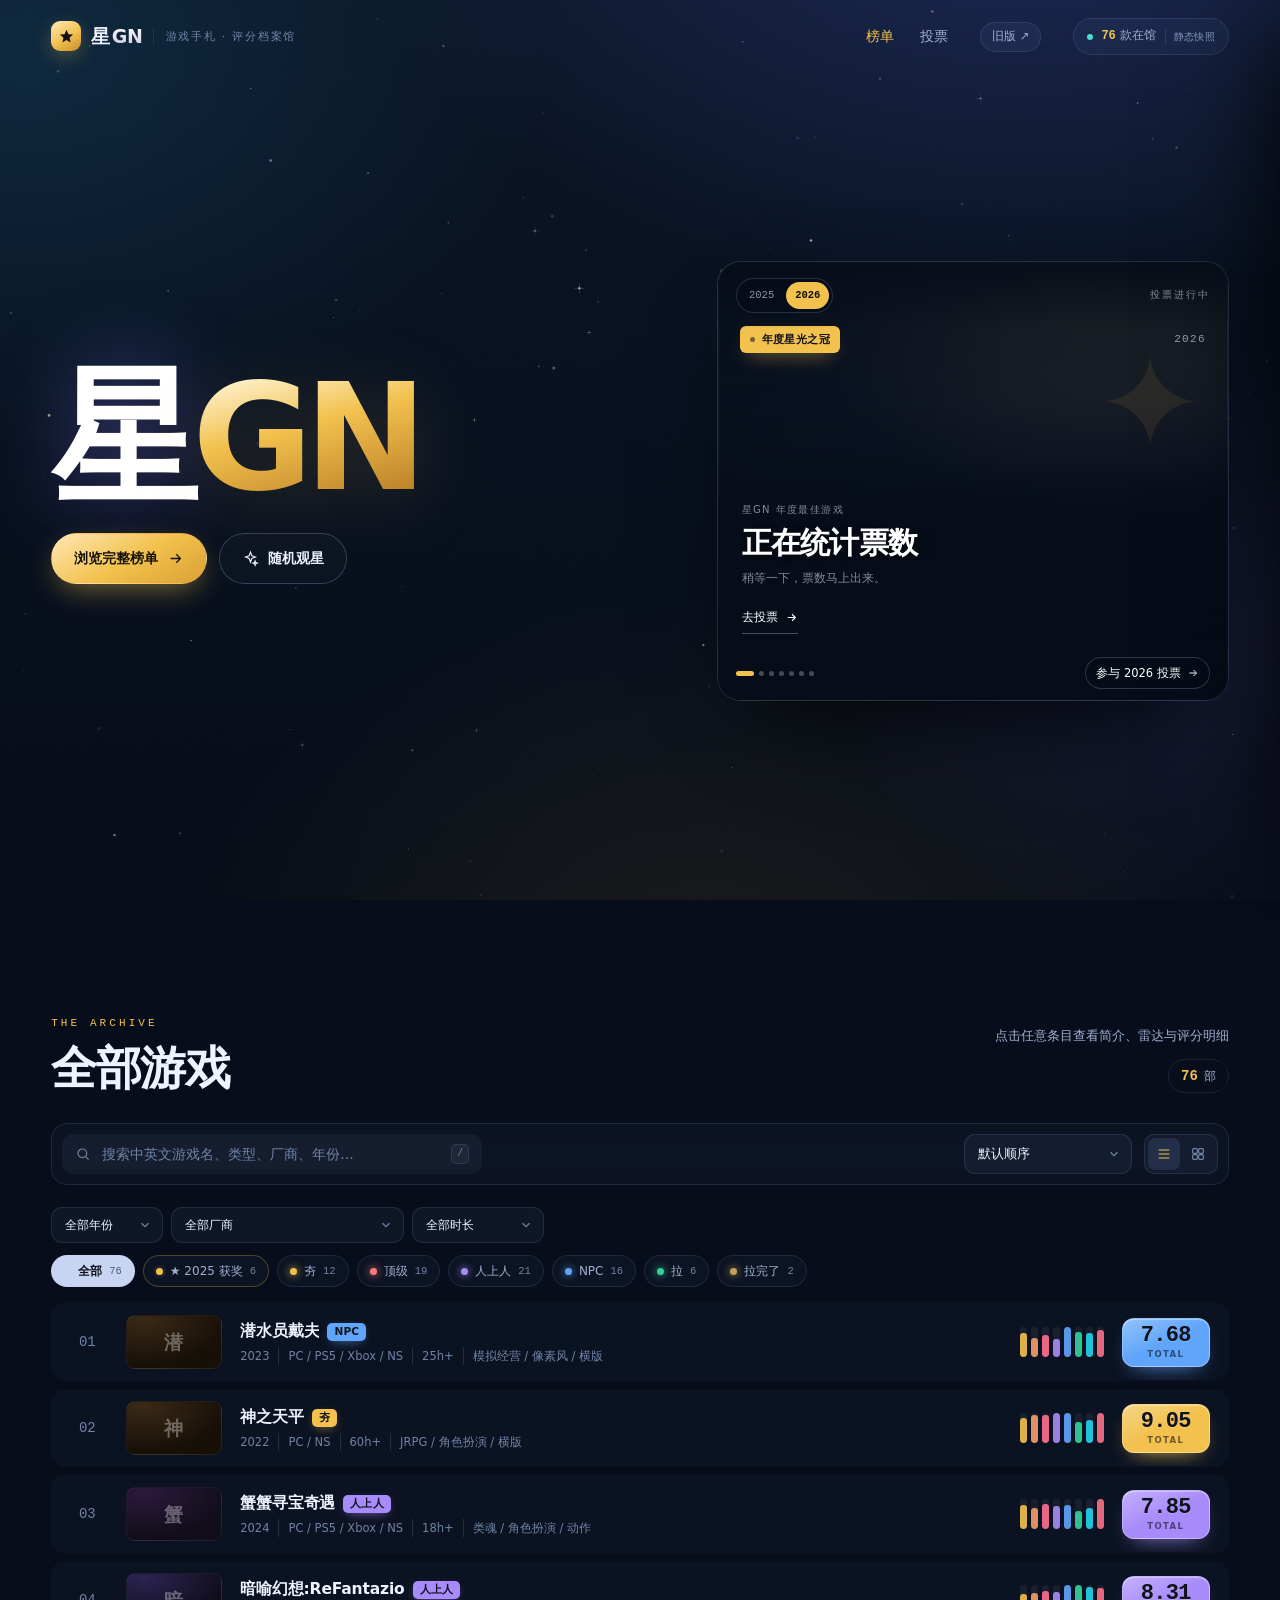
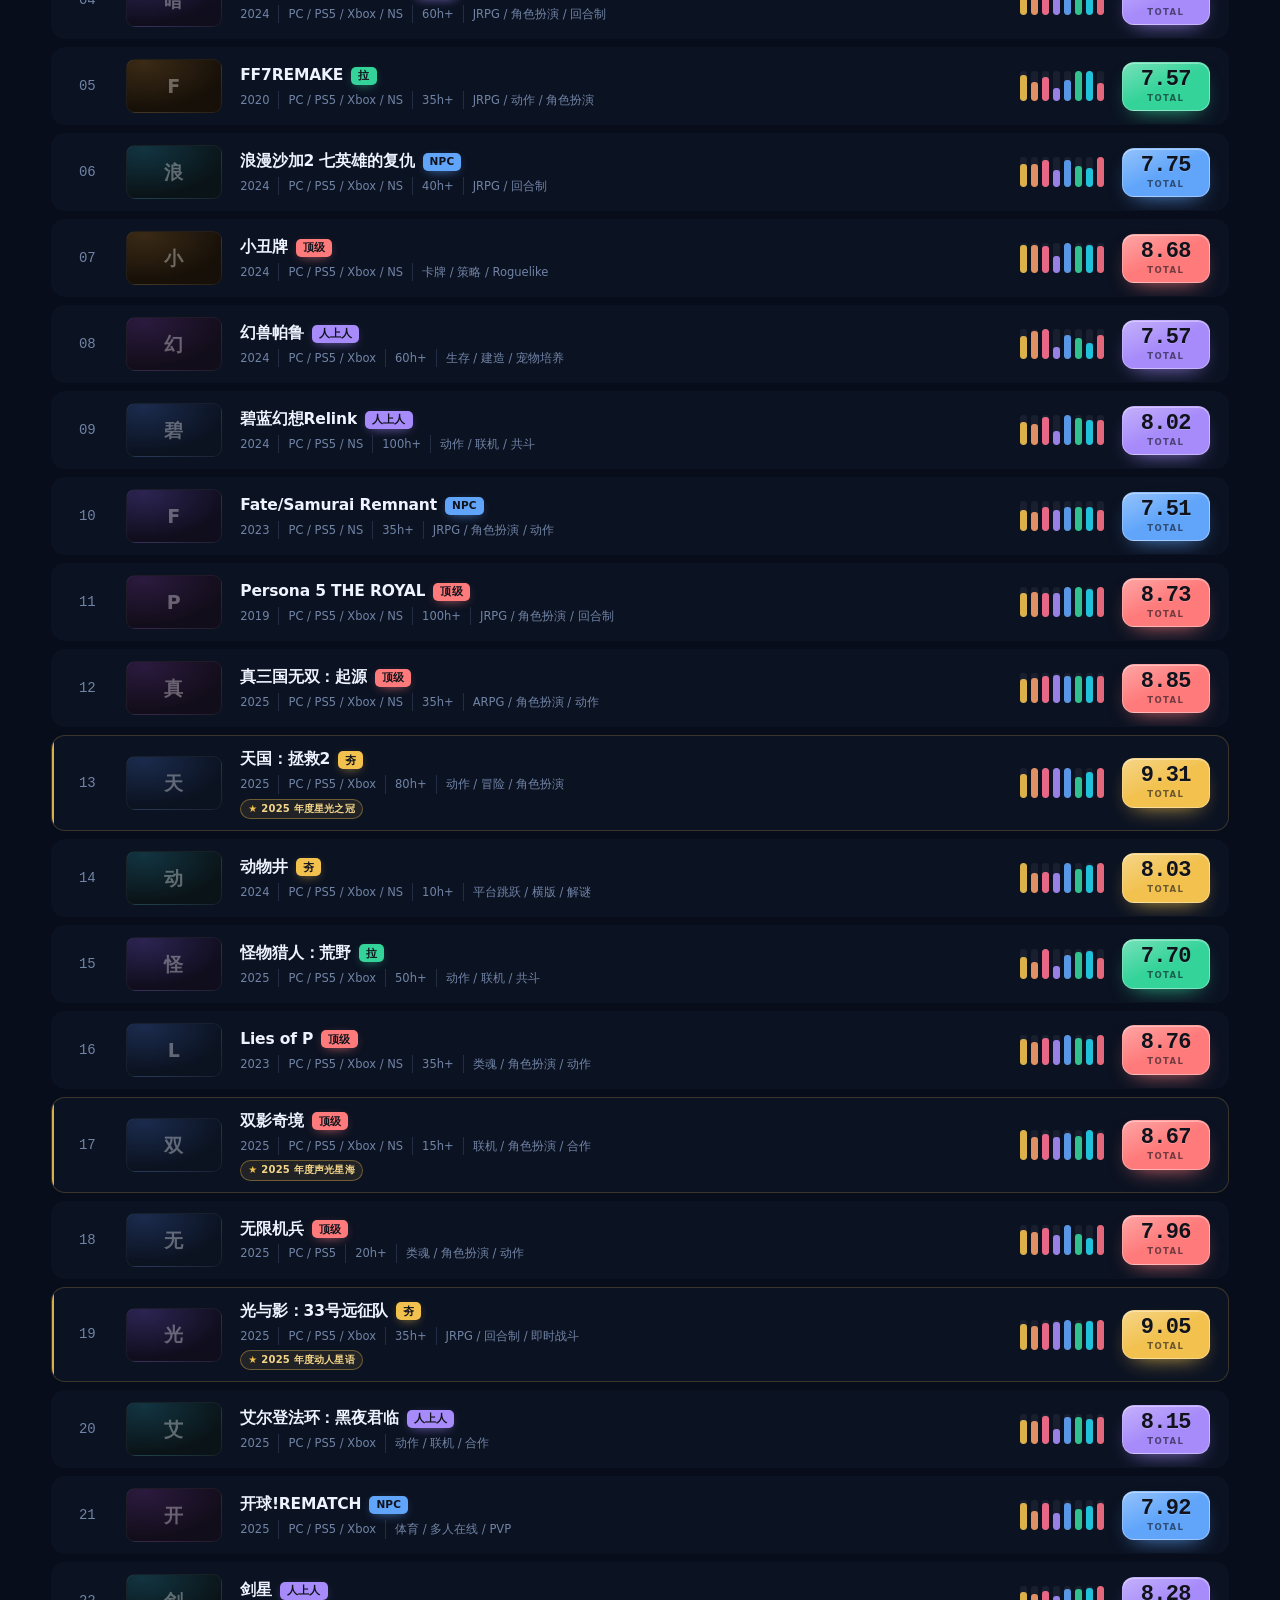
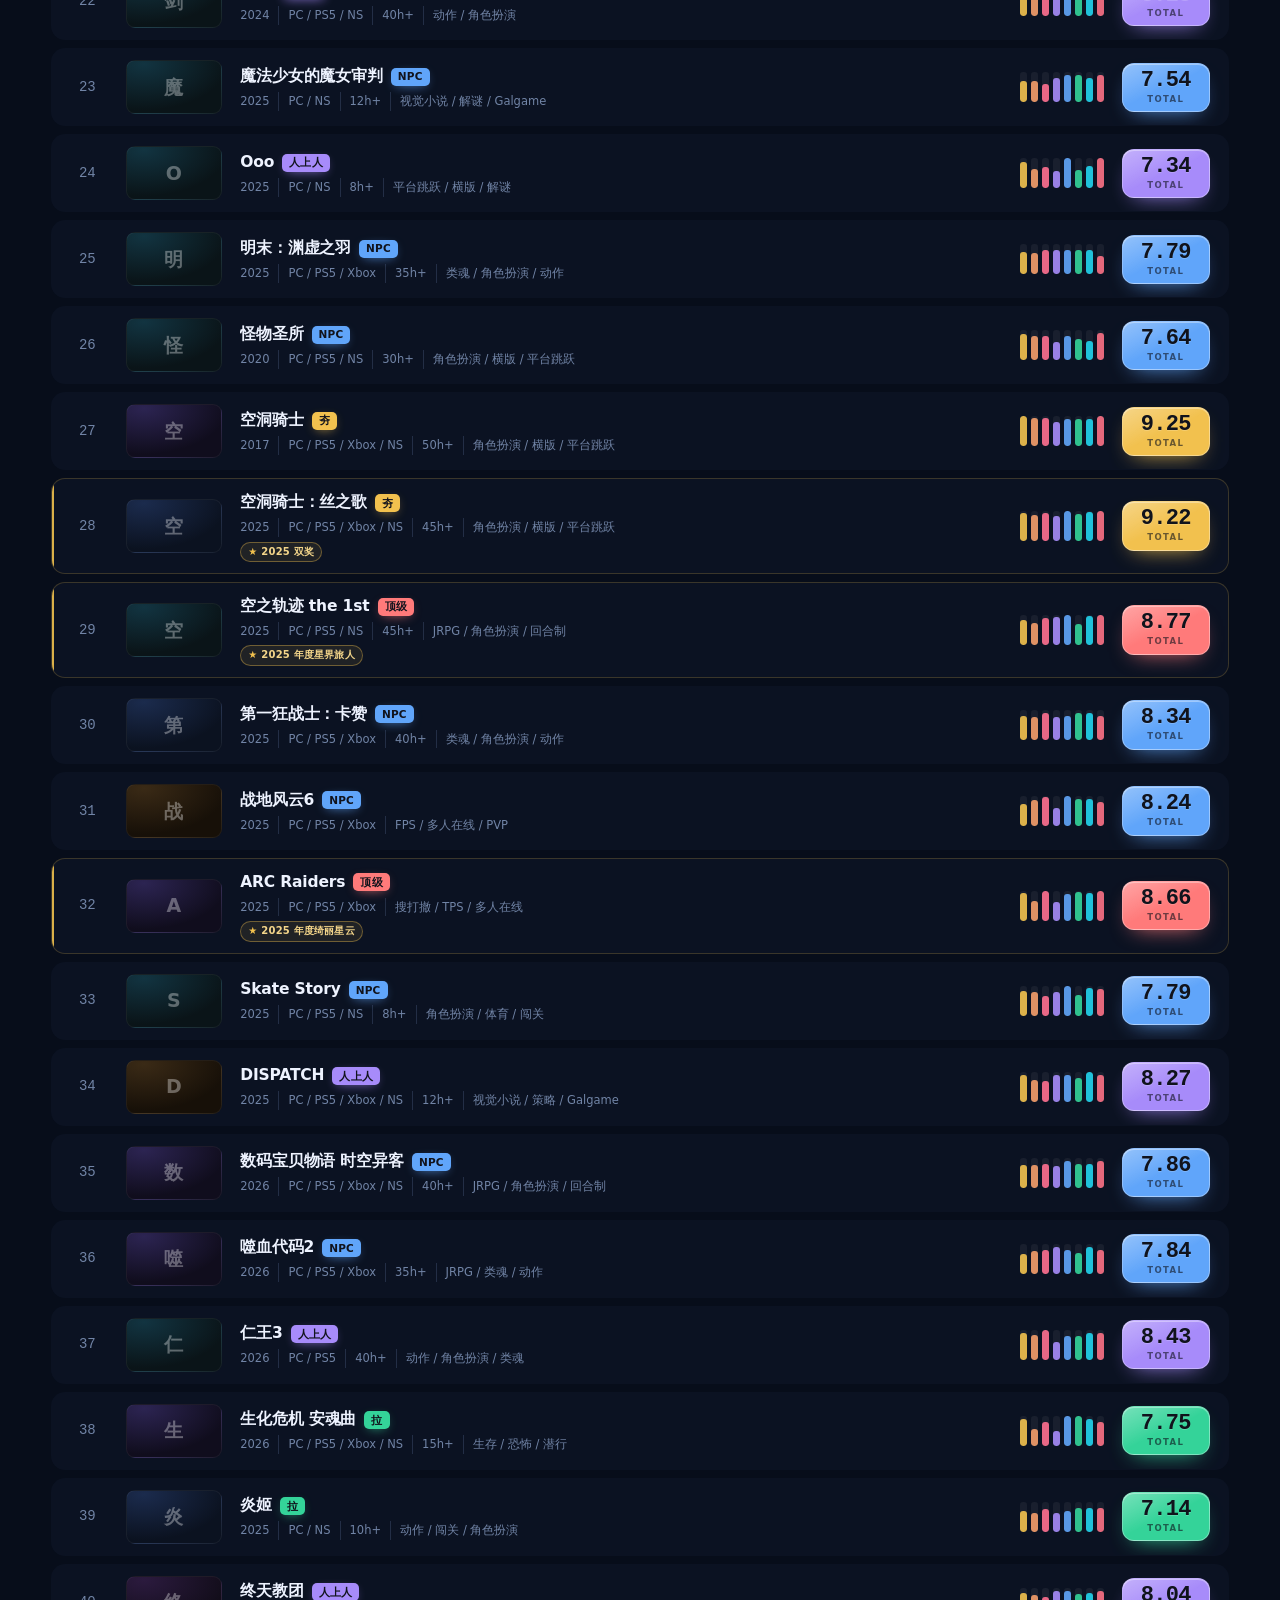
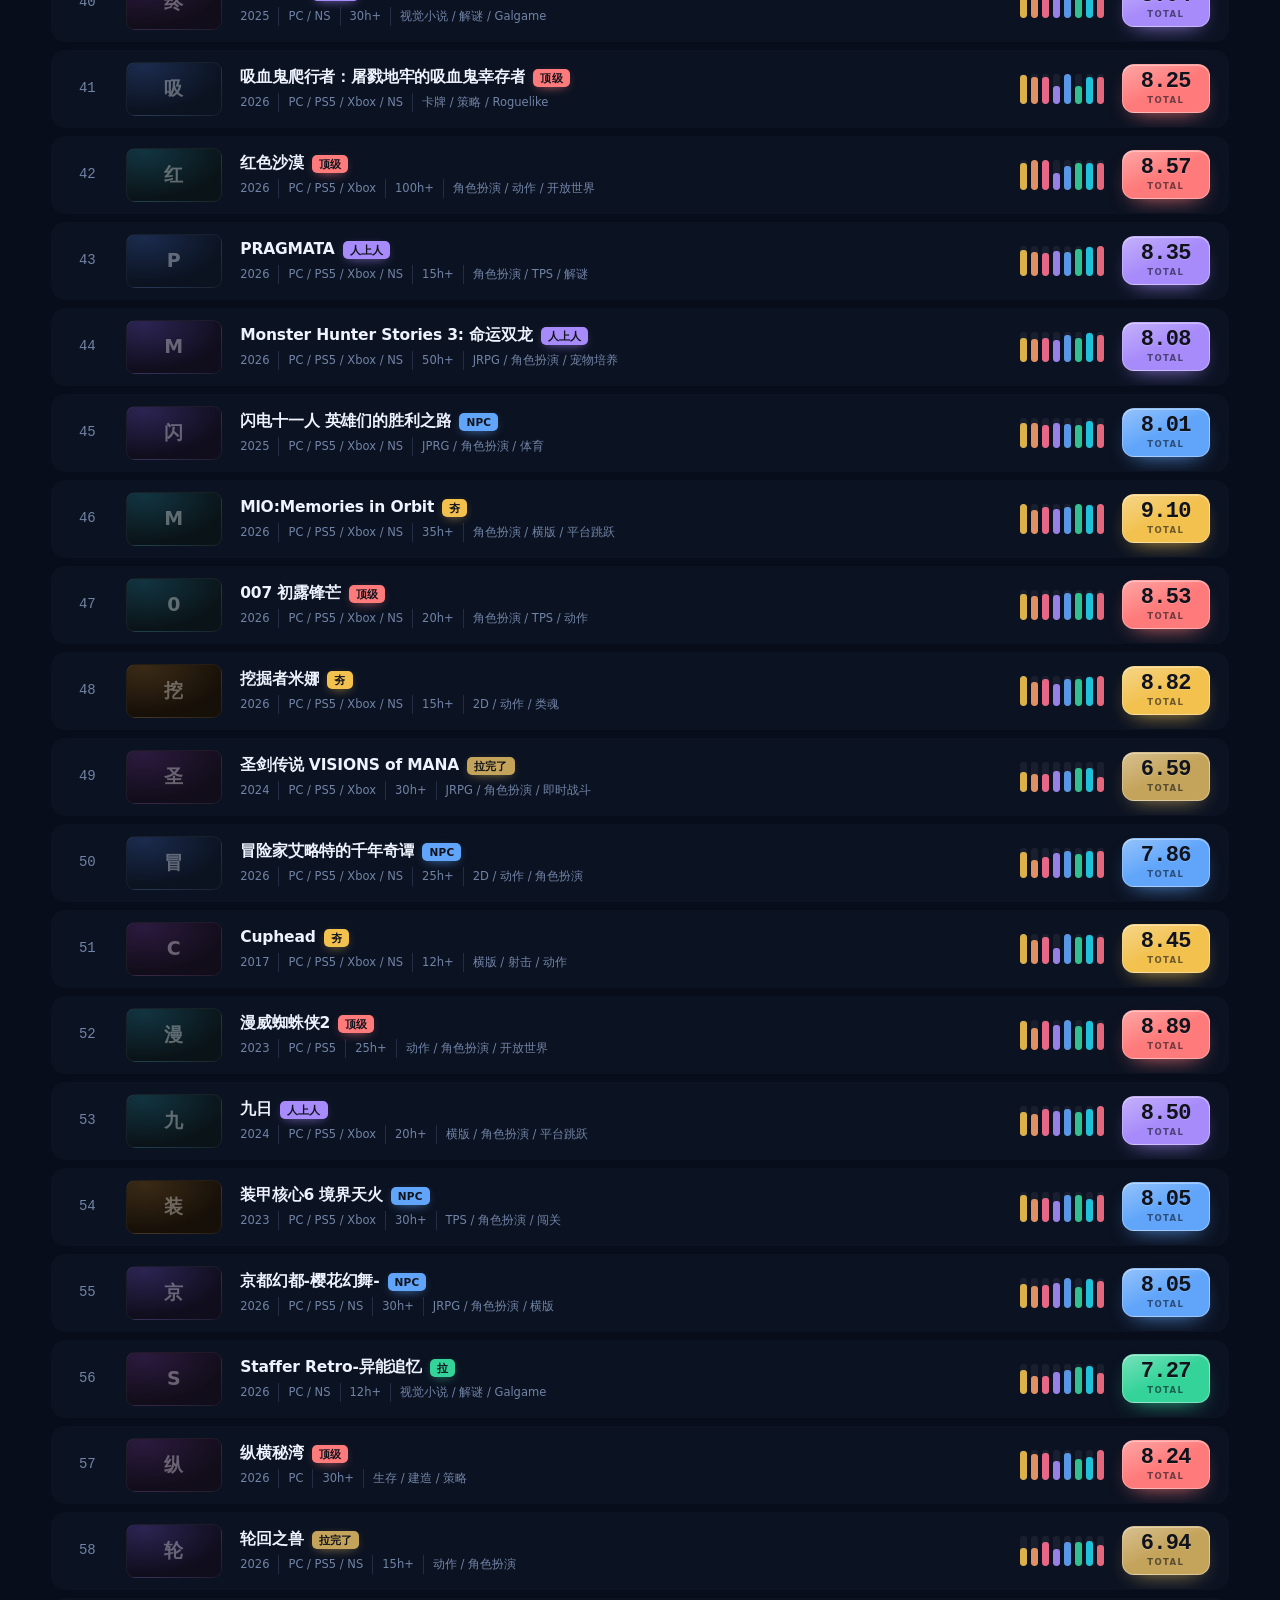
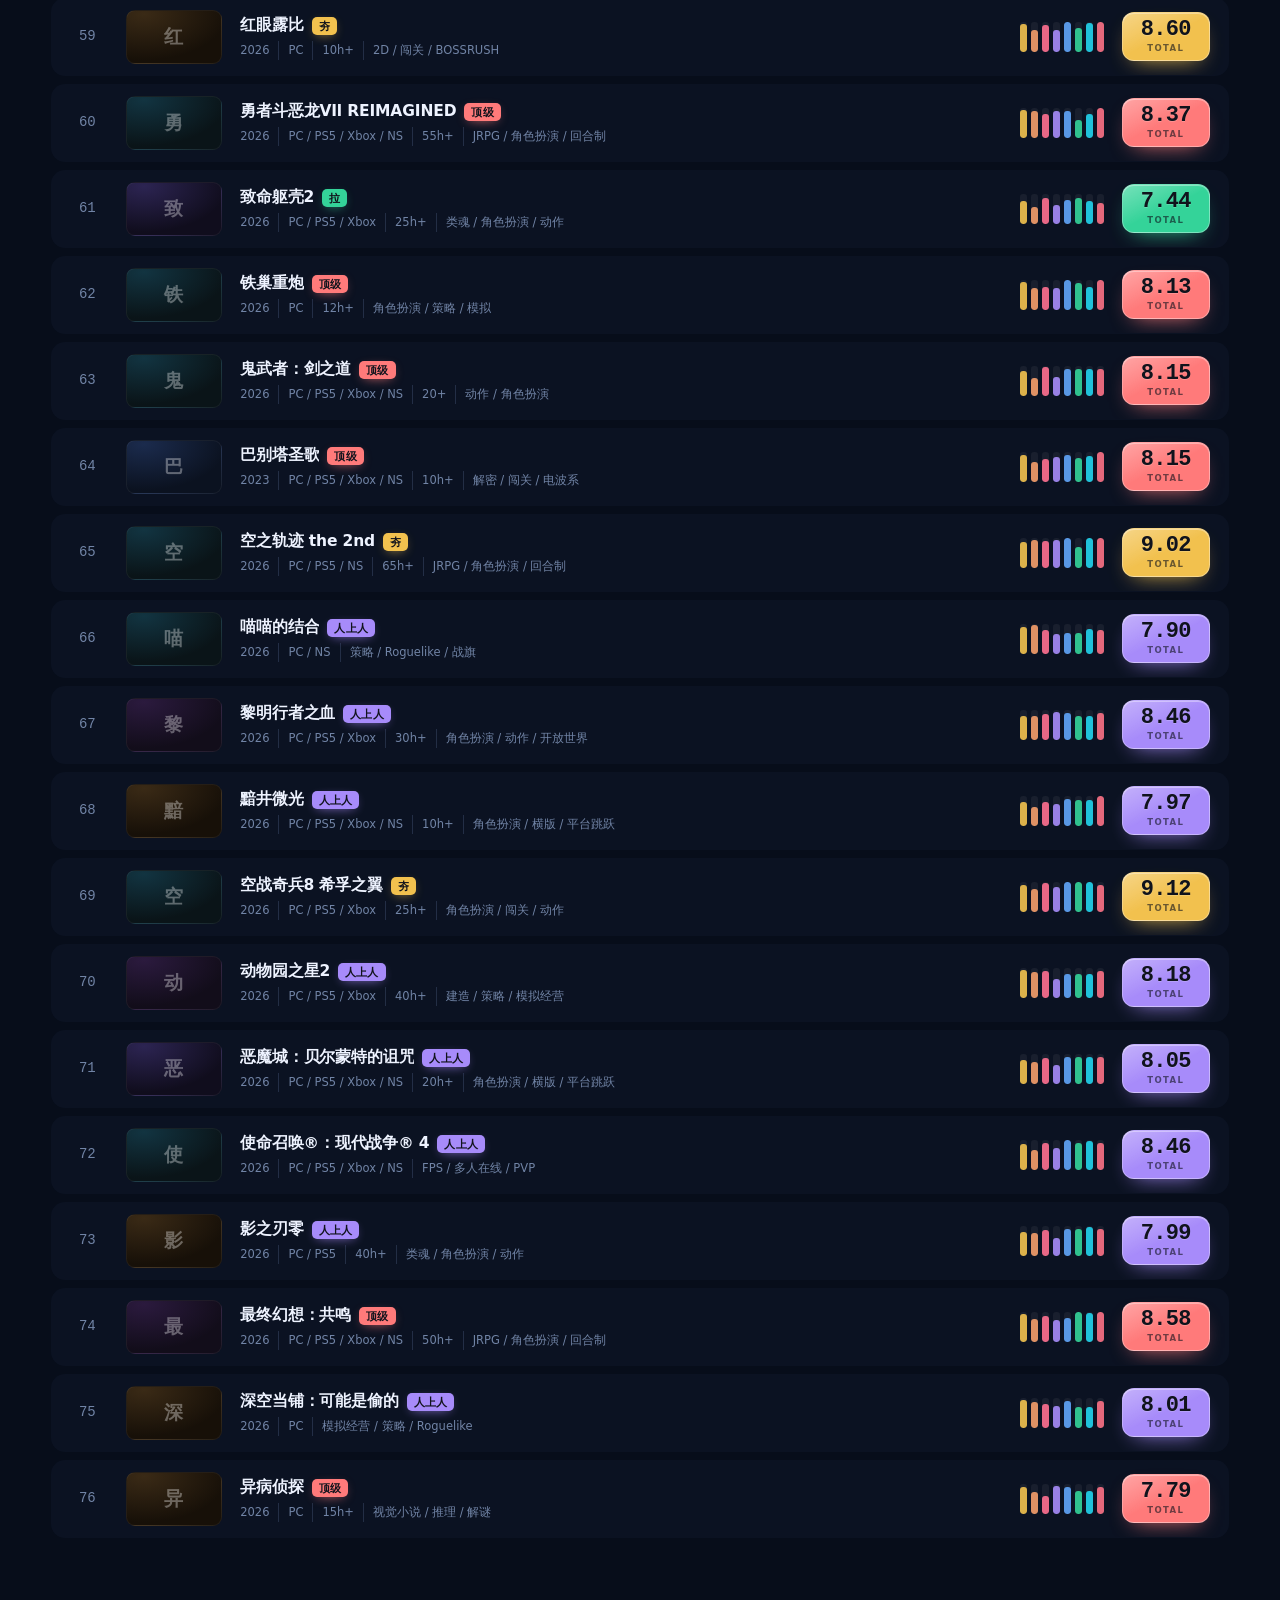
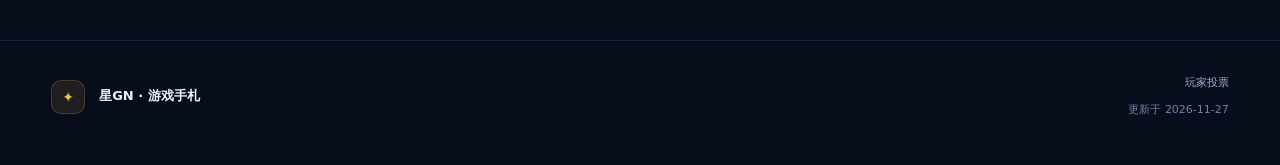
<file: index.html>
<!doctype html>
<html lang="zh-CN">
<head>
<meta charset="utf-8">
<meta name="viewport" content="width=device-width, initial-scale=1">
<title>星GN · 游戏手札</title>
<link rel="canonical" href="v2/">
<meta http-equiv="refresh" content="0; url=v2/">
<script>location.replace("v2/");</script>
<style>
  html, body { height: 100%; }
  body {
    margin: 0;
    display: grid;
    place-items: center;
    background: #070d1a;
    color: #9fb0cf;
    font-family: system-ui, -apple-system, "PingFang SC", "Microsoft YaHei", sans-serif;
    font-size: 14px;
  }
  a { color: #f2c14e; text-decoration: none; }
  a:hover { text-decoration: underline; }
</style>
</head>
<body>
  <p>正在进入新版… <a href="v2/">如果没有自动跳转，点这里</a></p>
</body>
</html>
</file>
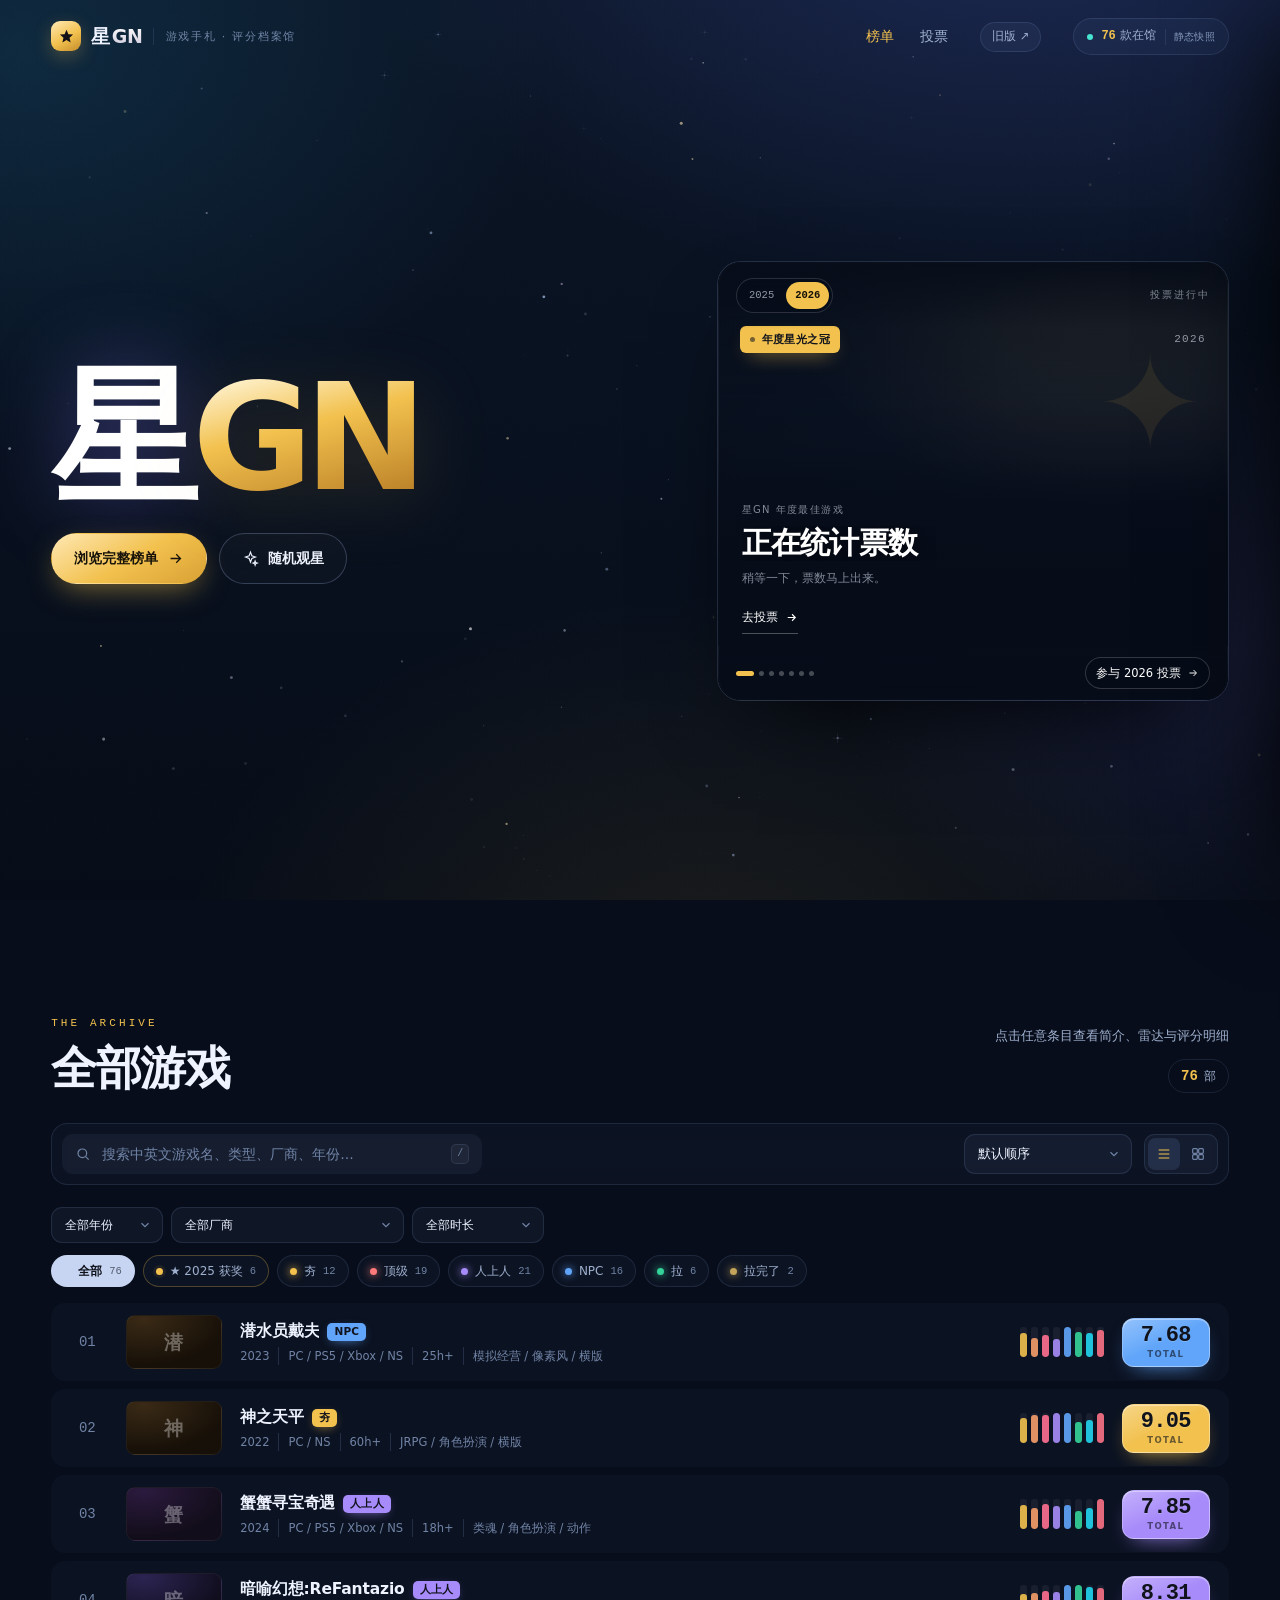
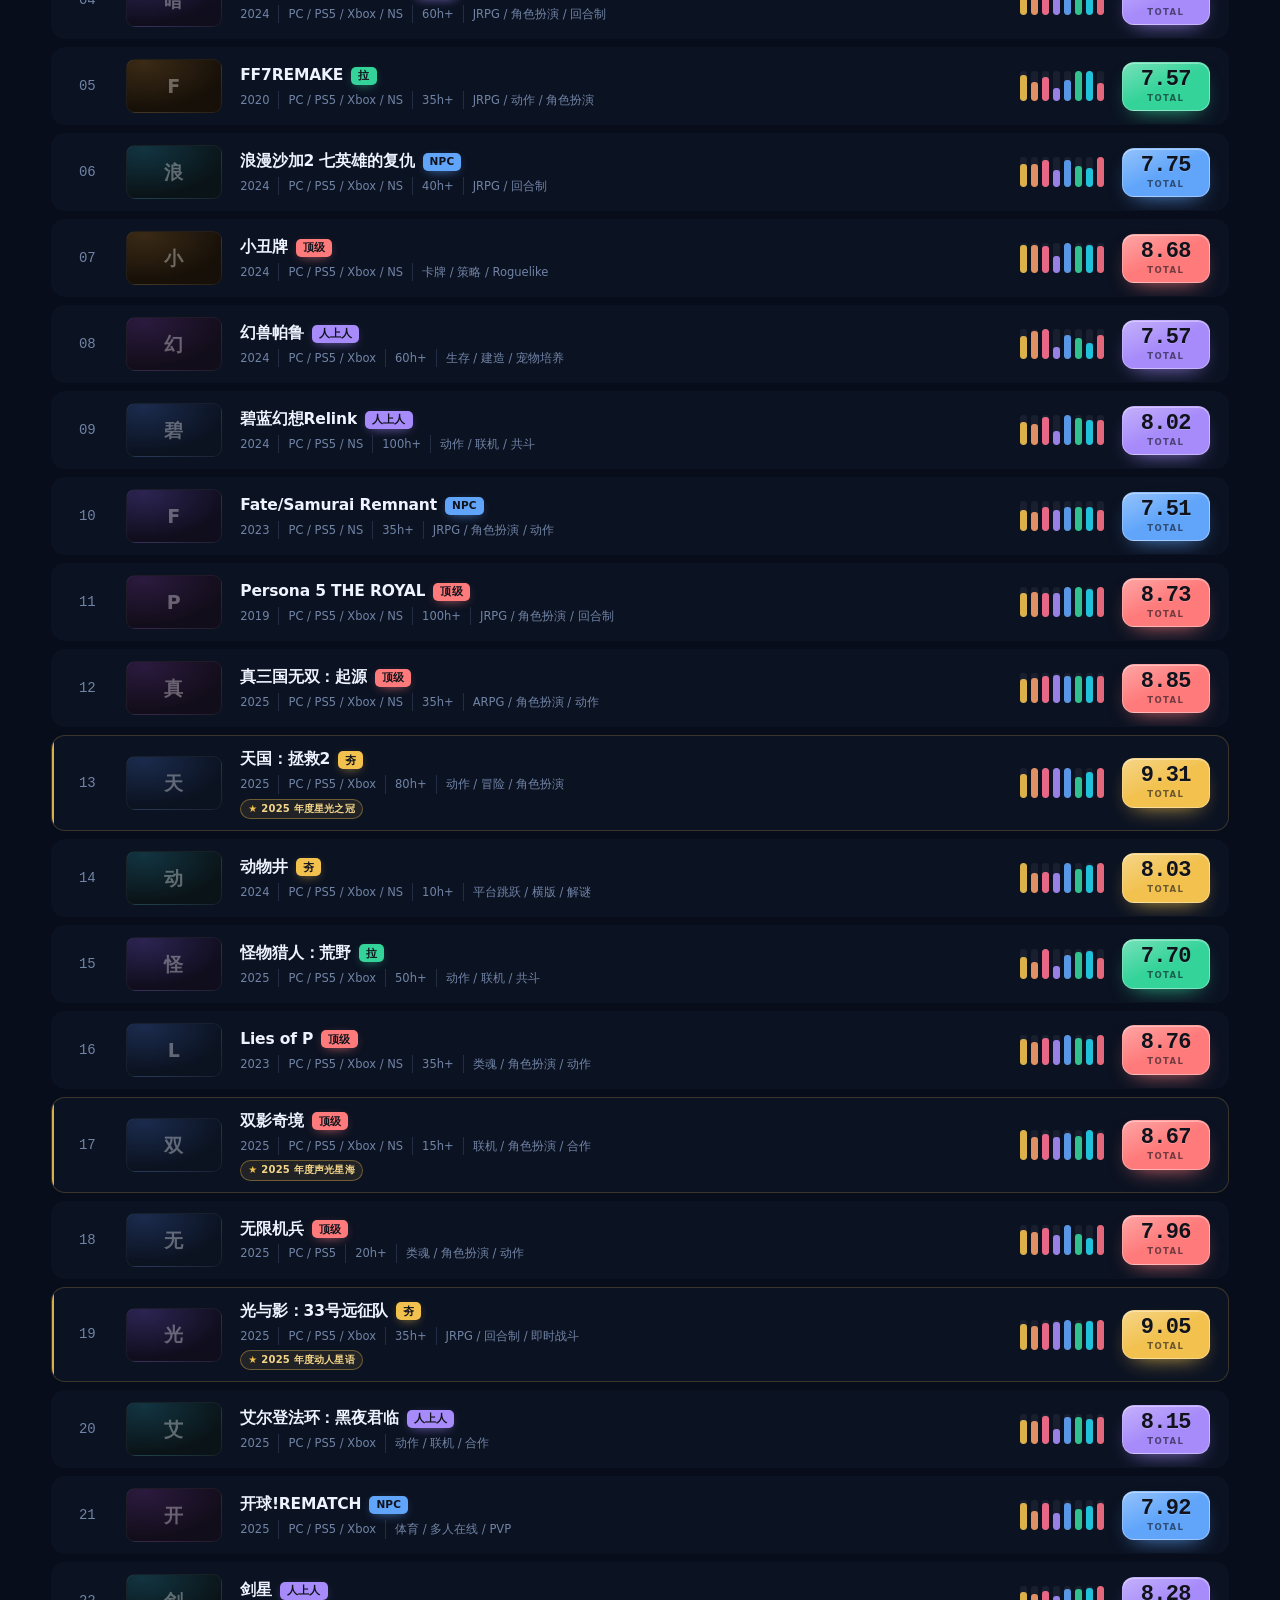
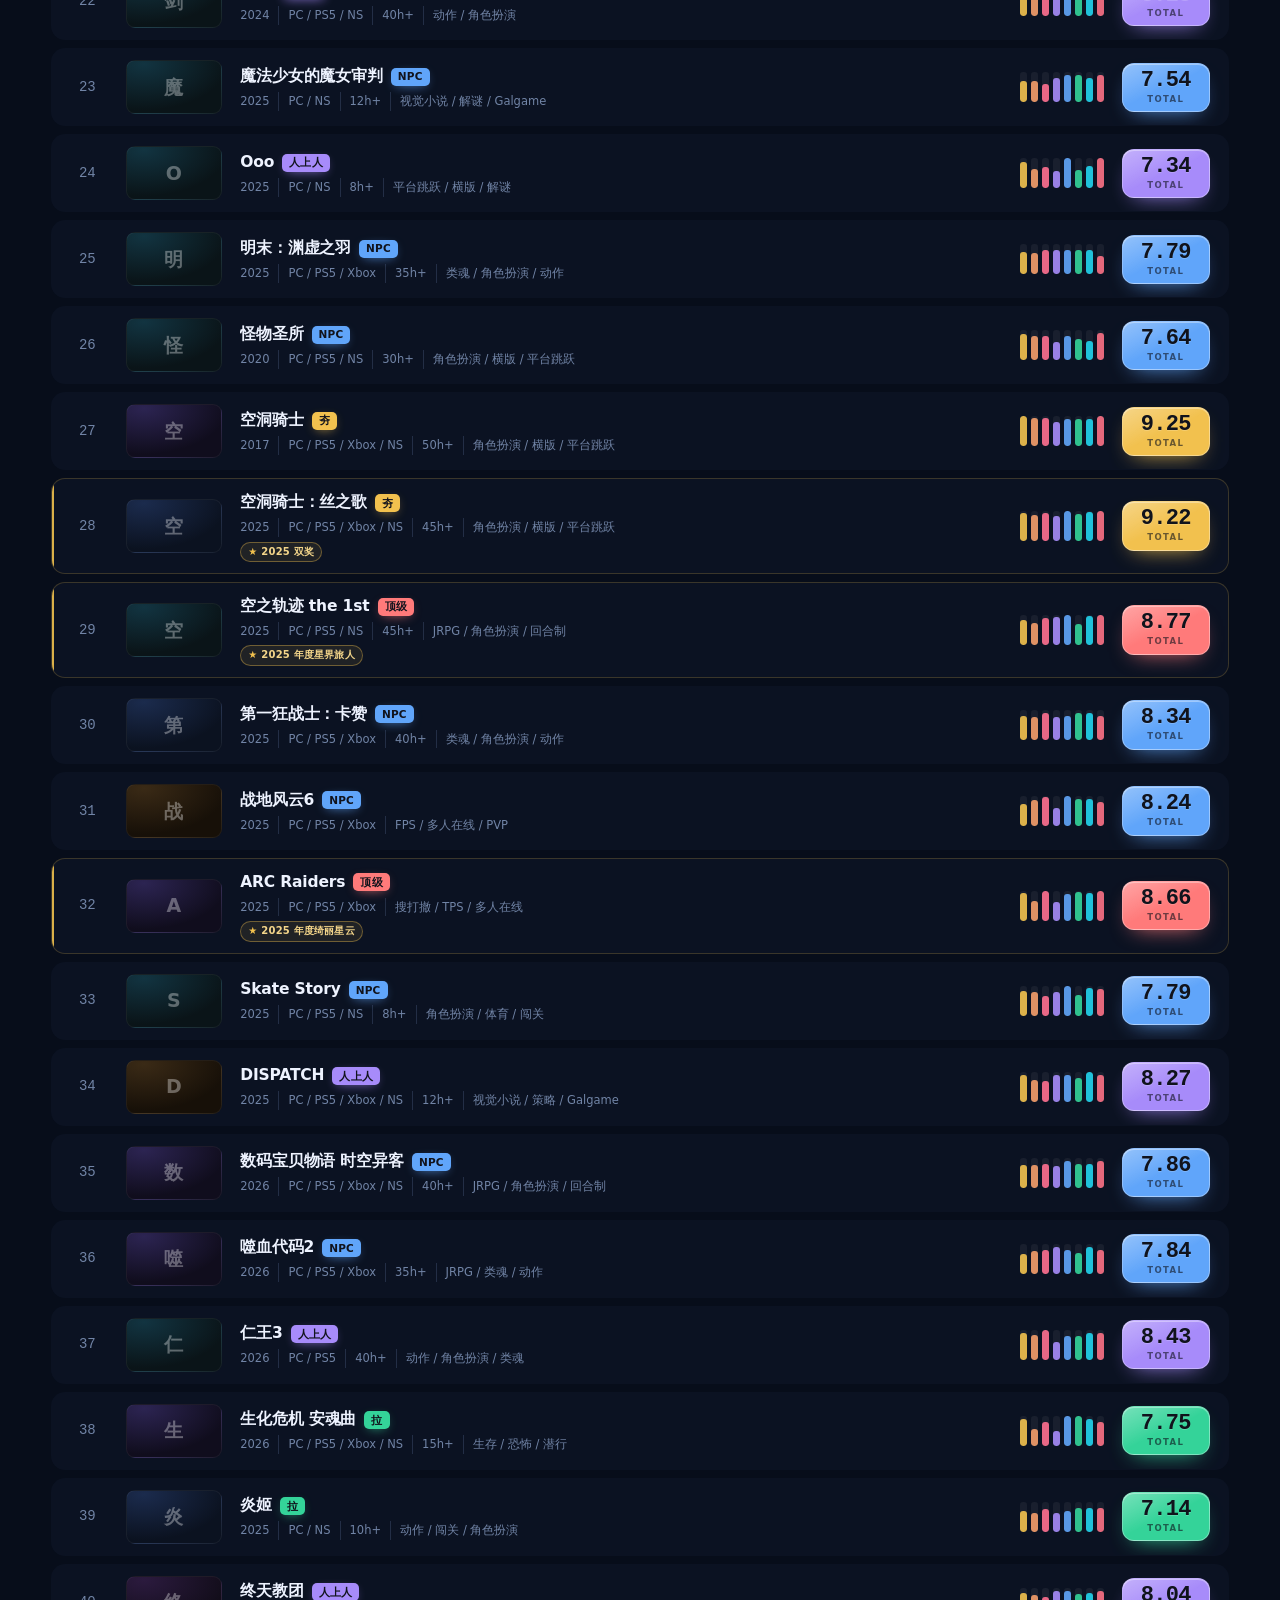
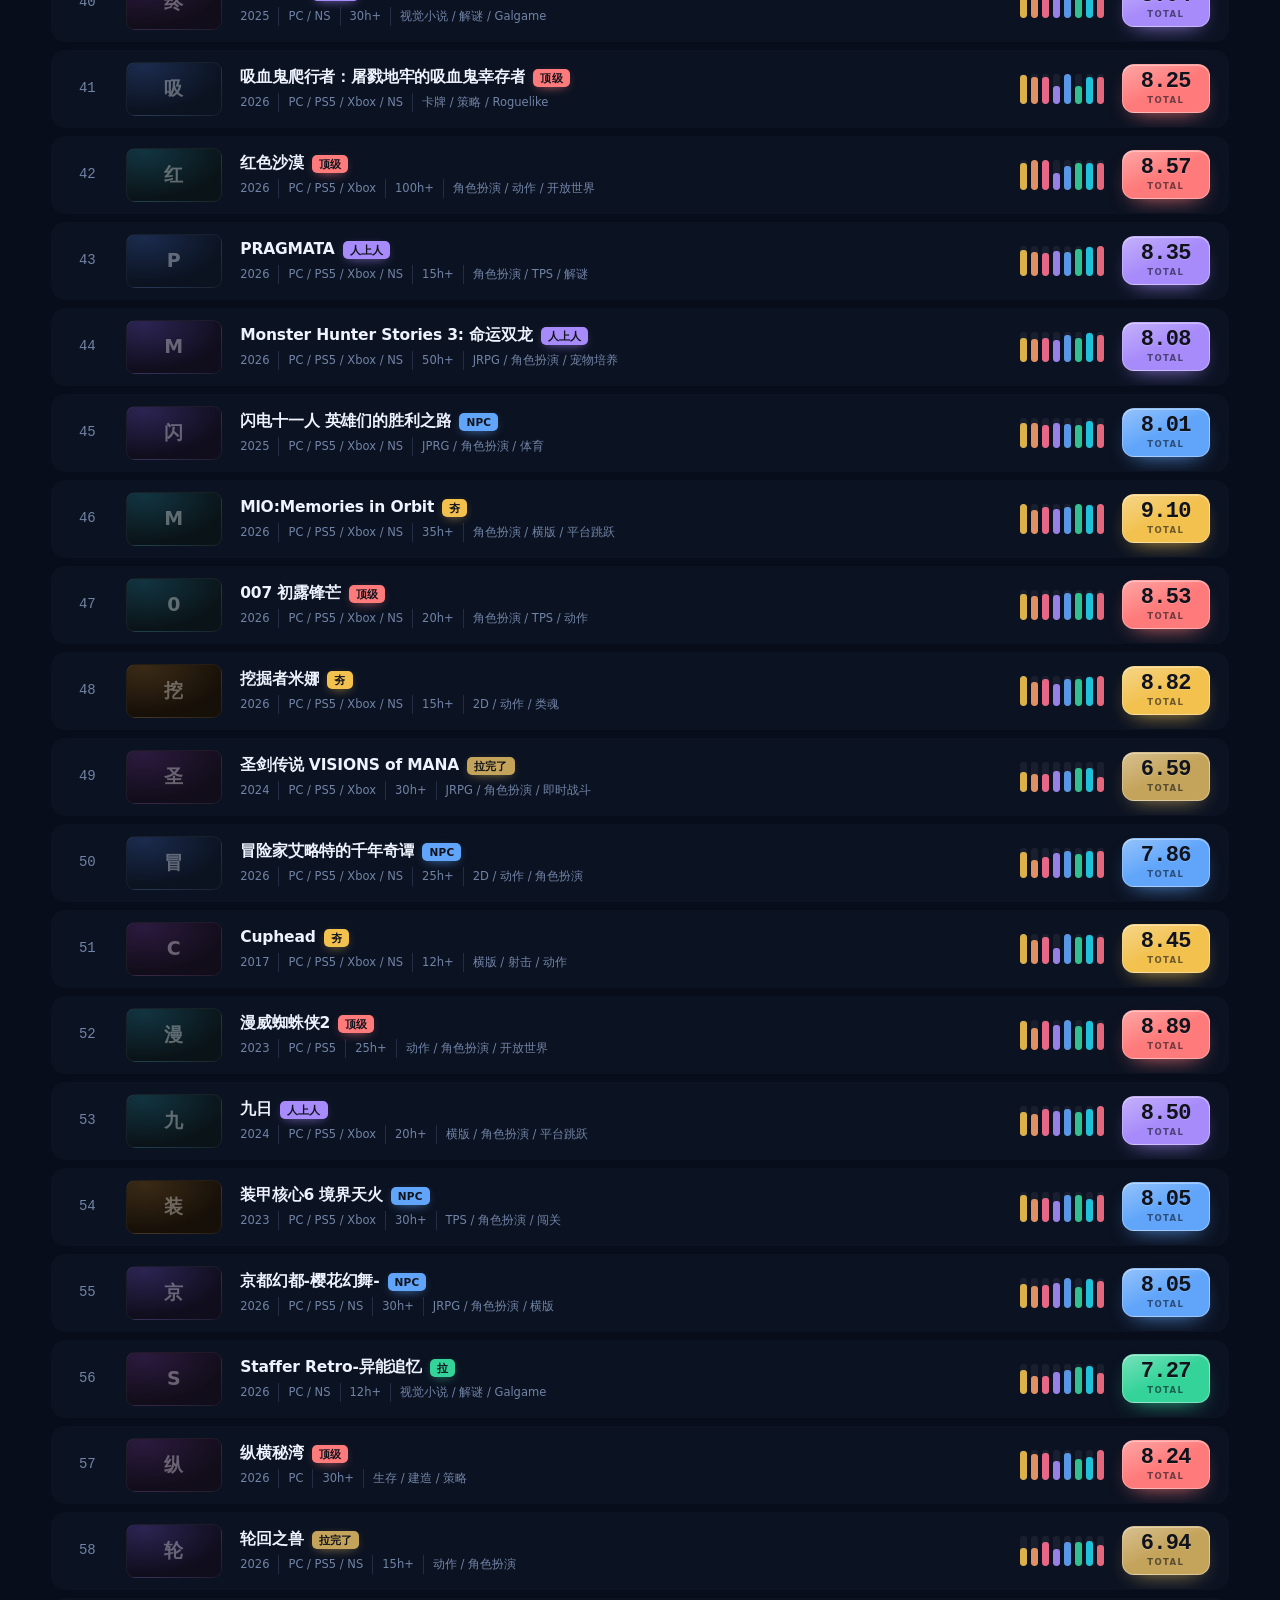
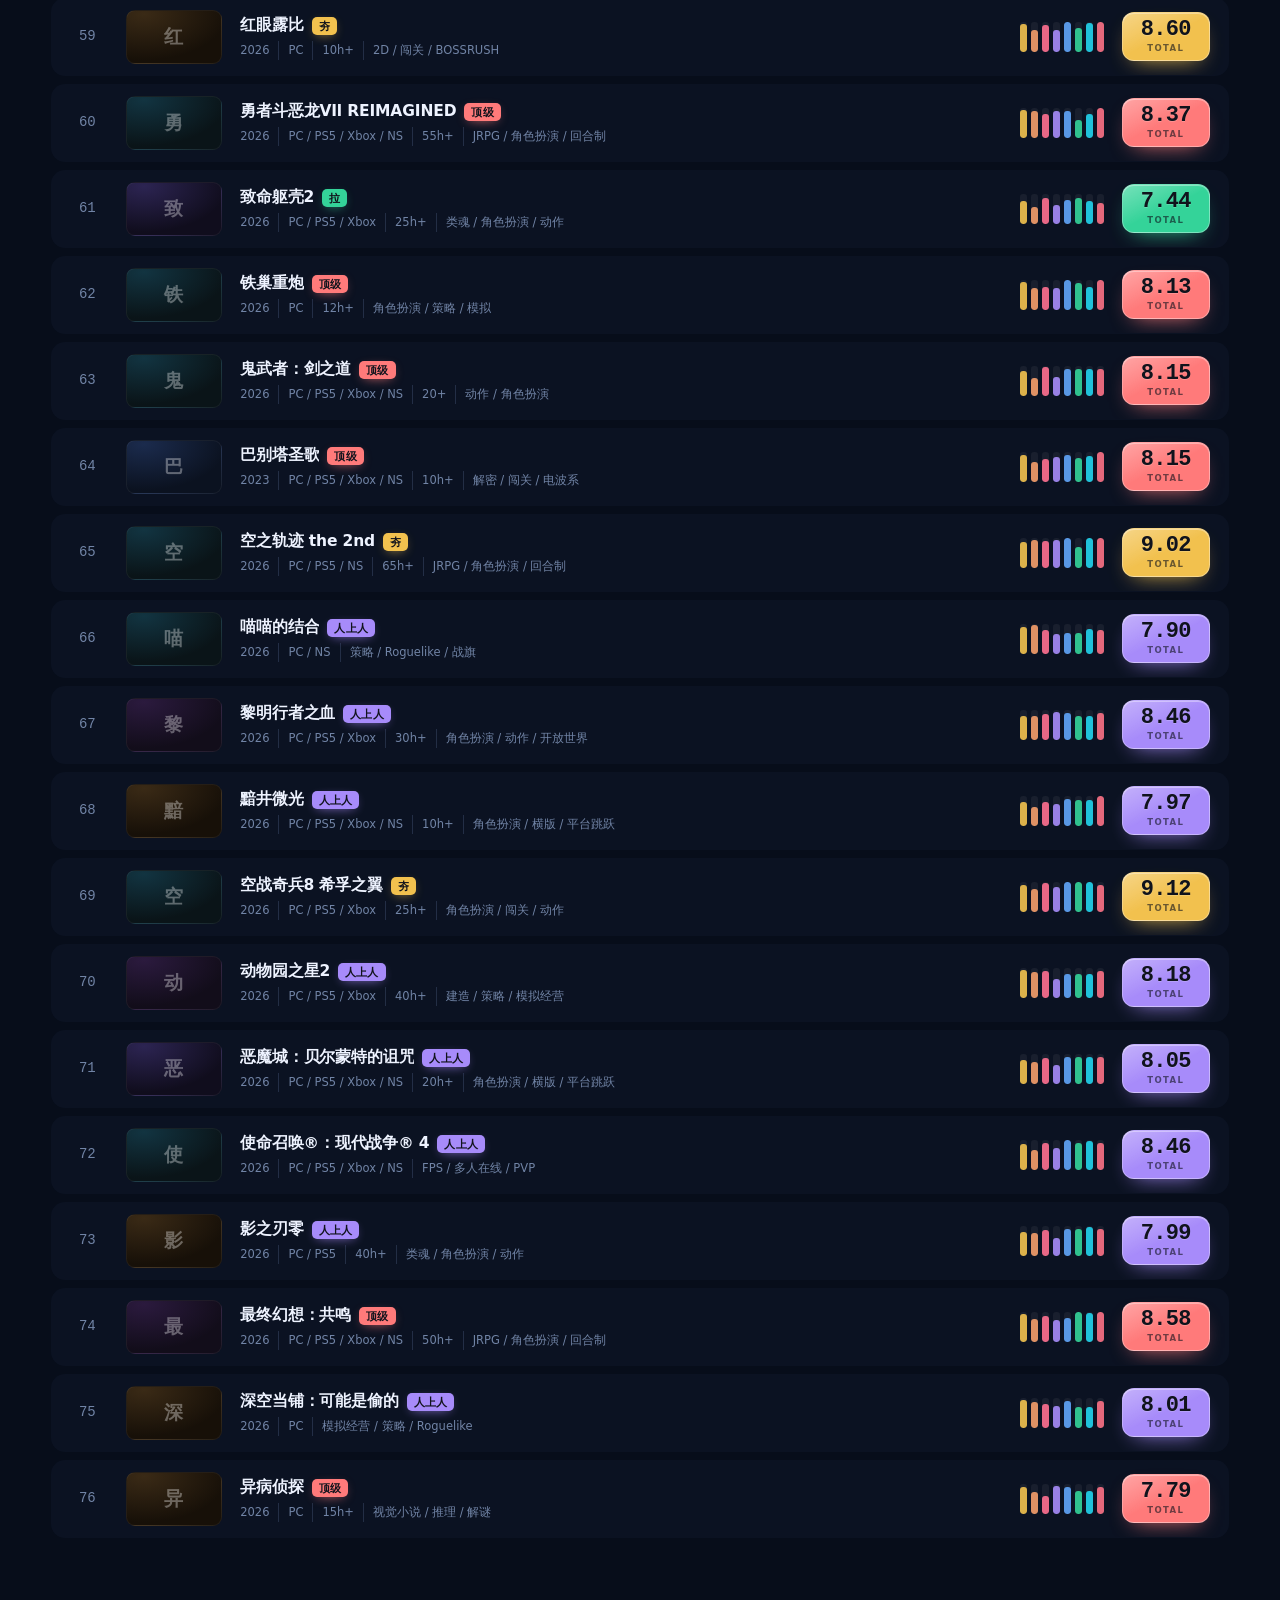
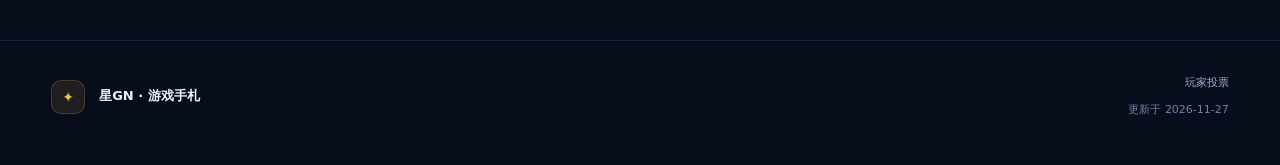
<file: v2/index.html>
<!doctype html>
<html lang="zh-CN">
<head>
<meta charset="utf-8">
<meta name="viewport" content="width=device-width, initial-scale=1">
<title>星GN · 游戏手札</title>
<meta name="description" content="星GN 游戏手札：八维评分游戏档案。">
<meta name="theme-color" content="#070d1a">
<meta property="og:type" content="website">
<meta property="og:title" content="星GN · 游戏手札">
<meta property="og:description" content="星GN 游戏手札：八维评分游戏档案。">
<link rel="icon" href="data:image/svg+xml,%3Csvg xmlns='http://www.w3.org/2000/svg' viewBox='0 0 32 32'%3E%3Crect width='32' height='32' rx='8' fill='%230a1424'/%3E%3Cpath d='M16 5l2.9 6.6 7.1.7-5.4 4.8 1.6 7-6.2-3.7-6.2 3.7 1.6-7L6 12.3l7.1-.7z' fill='%23f2c14e'/%3E%3C/svg%3E">
<link rel="stylesheet" href="styles.css">
</head>
<body>
<canvas id="starfield" class="starfield" aria-hidden="true"></canvas>
<div class="bg-aurora" aria-hidden="true"></div>
<div class="bg-grain" aria-hidden="true"></div>

<header class="site-header" id="siteHeader">
  <a class="brand" href="#top">
    <span class="brand-star" aria-hidden="true">
      <svg viewBox="0 0 24 24" fill="none"><path d="M12 2.6l2.7 6.1 6.6.6-5 4.5 1.5 6.5L12 16.9 6.2 20.3l1.5-6.5-5-4.5 6.6-.6z" fill="currentColor"/></svg>
    </span>
    <span class="brand-name">星<span>GN</span></span>
    <span class="brand-sub">游戏手札 · 评分档案馆</span>
  </a>
  <nav class="site-nav" aria-label="主导航">
    <a href="#ranking" class="is-current">榜单</a>
    <a href="vote.html">投票</a>
  </nav>
  <a class="version-switch" href="../old.html">旧版 ↗</a>
  <div class="header-meta">
    <span class="pulse" aria-hidden="true"></span>
    <span><b id="hdrCount">—</b> 款在馆</span>
    <span class="data-status" id="dataStatus" role="status">静态快照</span>
  </div>
</header>

<main>
  <!-- ============ HERO ============ -->
  <section class="hero" id="top">
    <div class="hero-copy">
      <h1 class="hero-title"><span class="t-star">星</span><span class="t-gn">GN</span></h1>

      <div class="hero-actions">
        <a class="btn btn-primary" href="#ranking">
          浏览完整榜单
          <svg viewBox="0 0 24 24" fill="none" stroke="currentColor" stroke-width="1.8"><path d="M5 12h13M13 6l6 6-6 6"/></svg>
        </a>
        <button class="btn btn-ghost" id="randomBtn" type="button">
          <svg viewBox="0 0 24 24" fill="none" stroke="currentColor" stroke-width="1.6"><path d="M12 3l1.9 5.1L19 10l-5.1 1.9L12 17l-1.9-5.1L5 10l5.1-1.9z"/><path d="M18.5 15.5l.8 2.2 2.2.8-2.2.8-.8 2.2-.8-2.2-2.2-.8 2.2-.8z"/></svg>
          随机观星
        </button>
      </div>
    </div>

    <aside class="hero-feature" id="heroFeature" aria-label="年度评选"></aside>
  </section>

  <!-- ============ RANKING ============ -->
  <section class="section" id="ranking">
    <div class="section-head">
      <div>
        <p class="kicker">THE ARCHIVE</p>
        <h2>全部游戏</h2>
      </div>
      <div class="section-side">
        <p class="section-desc">点击任意条目查看简介、雷达与评分明细</p>
        <span class="count-pill"><b id="resultCount">0</b> 部</span>
      </div>
    </div>

    <div class="toolbar">
      <label class="search" for="search">
        <svg viewBox="0 0 24 24" fill="none" stroke="currentColor" stroke-width="1.8"><circle cx="11" cy="11" r="6.5"/><path d="M16 16l4.5 4.5"/></svg>
        <input id="search" type="search" placeholder="搜索中英文游戏名、类型、厂商、年份…" autocomplete="off" spellcheck="false">
        <kbd>/</kbd>
      </label>

      <div class="select-wrap">
        <select id="sortSelect" aria-label="排序方式"></select>
        <svg viewBox="0 0 24 24" fill="none" stroke="currentColor" stroke-width="2"><path d="M6 9l6 6 6-6"/></svg>
      </div>

      <div class="view-toggle" role="group" aria-label="视图切换">
        <button type="button" data-view="list" class="is-active" aria-label="列表视图" title="列表视图">
          <svg viewBox="0 0 24 24" fill="none" stroke="currentColor" stroke-width="1.8"><path d="M4 6h16M4 12h16M4 18h16"/></svg>
        </button>
        <button type="button" data-view="grid" aria-label="画廊视图" title="画廊视图">
          <svg viewBox="0 0 24 24" fill="none" stroke="currentColor" stroke-width="1.8"><rect x="4" y="4" width="7" height="7" rx="1.5"/><rect x="13" y="4" width="7" height="7" rx="1.5"/><rect x="4" y="13" width="7" height="7" rx="1.5"/><rect x="13" y="13" width="7" height="7" rx="1.5"/></svg>
        </button>
      </div>
    </div>

    <div class="filter-selects" aria-label="年份、厂商、时长筛选">
      <div class="select-wrap">
        <select id="yearFilter" aria-label="按发售年份筛选"></select>
        <svg viewBox="0 0 24 24" fill="none" stroke="currentColor" stroke-width="2"><path d="M6 9l6 6 6-6"/></svg>
      </div>
      <div class="select-wrap">
        <select id="devFilter" aria-label="按游戏厂商筛选"></select>
        <svg viewBox="0 0 24 24" fill="none" stroke="currentColor" stroke-width="2"><path d="M6 9l6 6 6-6"/></svg>
      </div>
      <div class="select-wrap">
        <select id="timeFilter" aria-label="按通关时长筛选"></select>
        <svg viewBox="0 0 24 24" fill="none" stroke="currentColor" stroke-width="2"><path d="M6 9l6 6 6-6"/></svg>
      </div>
    </div>

    <div class="tier-row" id="tierChips" role="group" aria-label="按档位筛选"></div>

    <div class="filter-banner" id="filterBanner">
      <span>正在筛选：<b id="filterName"></b></span>
      <button type="button" id="clearFilter">清除筛选</button>
    </div>

    <div id="board" class="rank-list" aria-live="polite"></div>
    <div id="empty" class="empty" hidden>
      <p class="empty-title">没有找到匹配的作品</p>
      <p class="empty-sub">换个关键词或筛选条件试试。</p>
      <button class="btn btn-ghost" id="clearSearch" type="button">清除全部筛选</button>
    </div>
  </section>
</main>

<footer class="site-footer">
  <div class="footer-left">
    <span class="footer-star" aria-hidden="true">✦</span>
    <div>
      <p class="footer-title">星GN · 游戏手札</p>
    </div>
  </div>
  <div class="footer-right">
    <nav class="footer-nav" aria-label="页脚导航">
      <a href="vote.html">玩家投票</a>
    </nav>
    <p>更新于 <span id="genDate">—</span></p>
  </div>
</footer>

<!-- ============ DRAWER ============ -->
<div class="backdrop" id="backdrop" hidden></div>
<aside class="drawer" id="drawer" role="dialog" aria-modal="true" aria-label="作品详情" aria-hidden="true" inert>
  <div class="drawer-scroll" id="drawerScroll"></div>
  <button class="dclose" type="button" aria-label="关闭详情">
    <svg viewBox="0 0 24 24" fill="none" stroke="currentColor" stroke-width="2"><path d="M6 6l12 12M18 6L6 18"/></svg>
  </button>
</aside>

<!-- ============ COMPARE ============ -->
<div class="compare-backdrop" id="compareBackdrop" hidden></div>
<section class="compare-modal" id="compareModal" role="dialog" aria-modal="true" aria-labelledby="compareTitle" aria-hidden="true" hidden>
  <div class="compare-panel">
    <header class="compare-head">
      <div>
        <p class="kicker">SIDE BY SIDE</p>
        <h2 id="compareTitle">评分对比</h2>
      </div>
      <button class="compare-close" id="compareClose" type="button" aria-label="关闭对比">×</button>
    </header>
    <p class="compare-note">不同游戏直接比评分纯纯图一乐，你开心就好</p>
    <div id="compareContent"></div>
  </div>
</section>

<script src="data.js"></script>
<script src="awards.js"></script>
<script src="app.js"></script>
<!-- 51.LA 统计 -->
<script charset="UTF-8" id="LA_COLLECT" src="https://sdk.51.la/js-sdk-pro.min.js"></script>
<script>LA.init({id:"3R3y3V3WUsYlhwH8",ck:"3R3y3V3WUsYlhwH8"});</script>
</body>
</html>
</file>
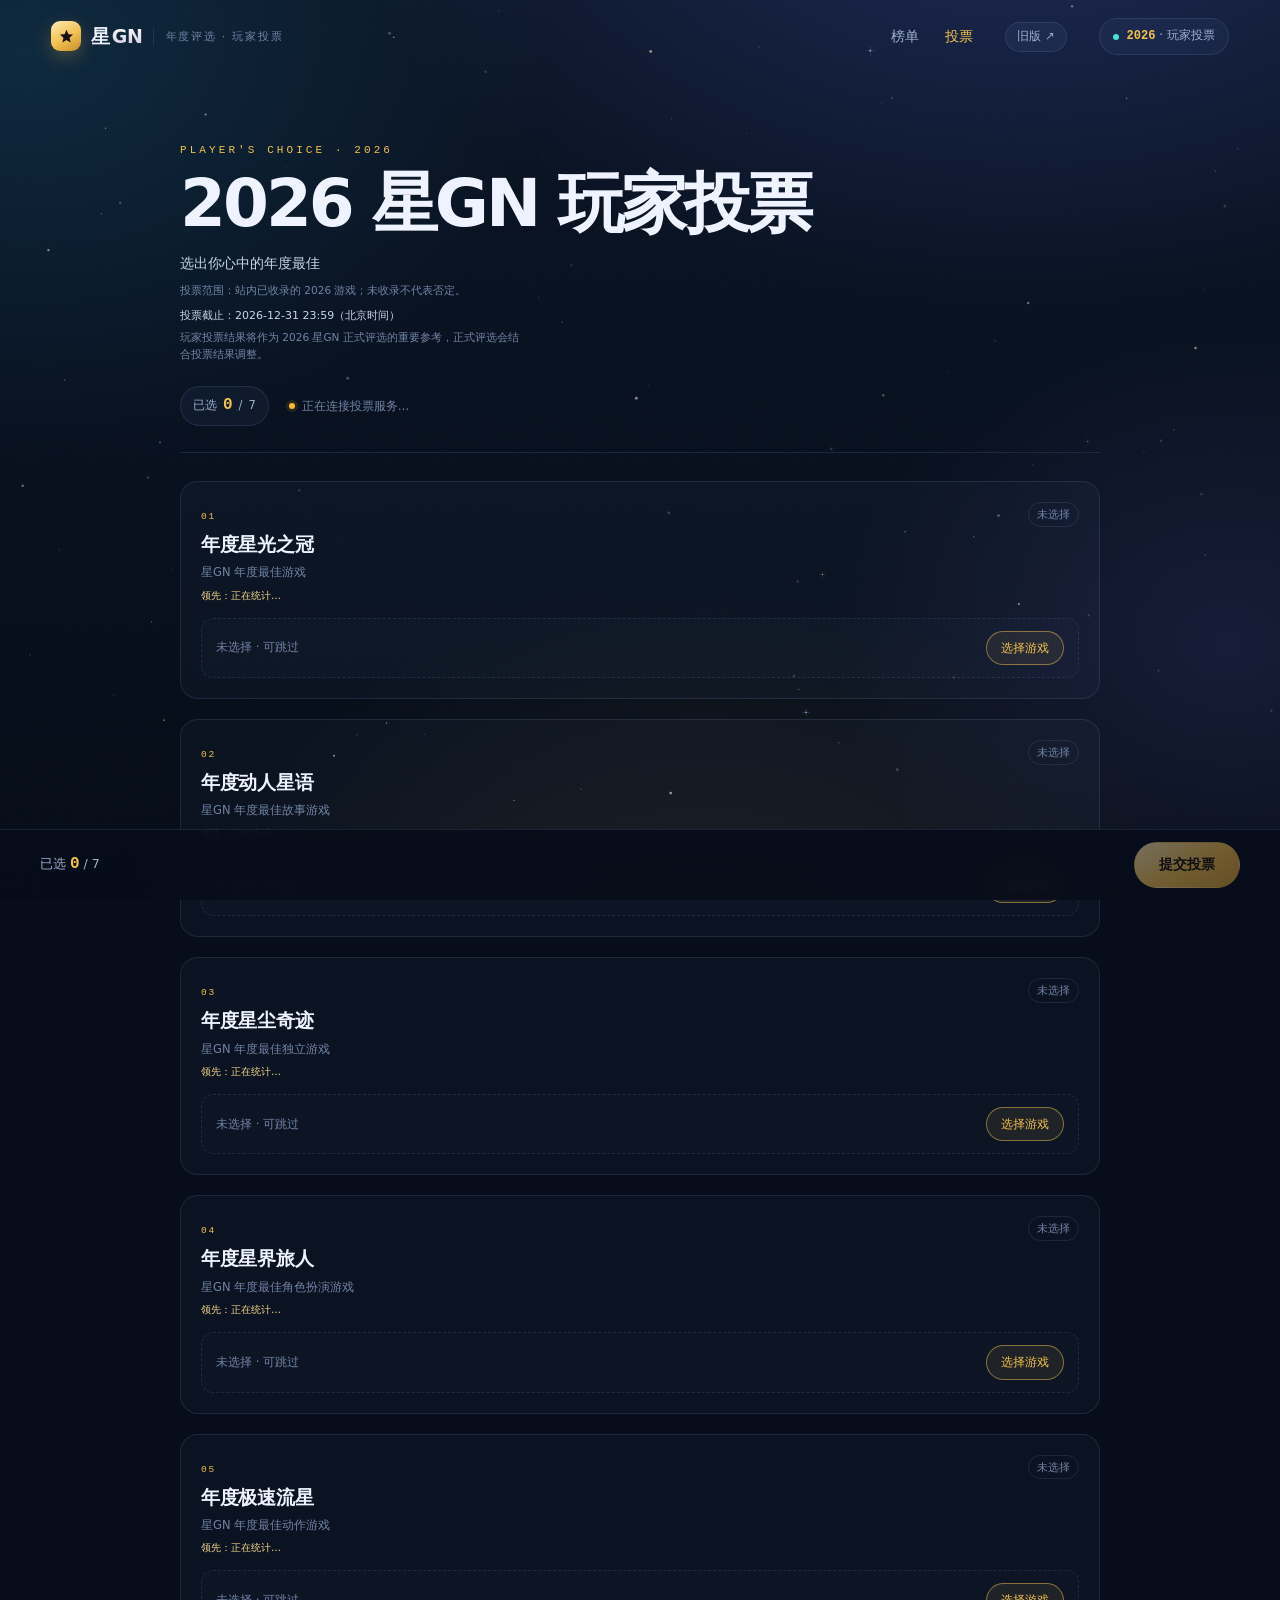
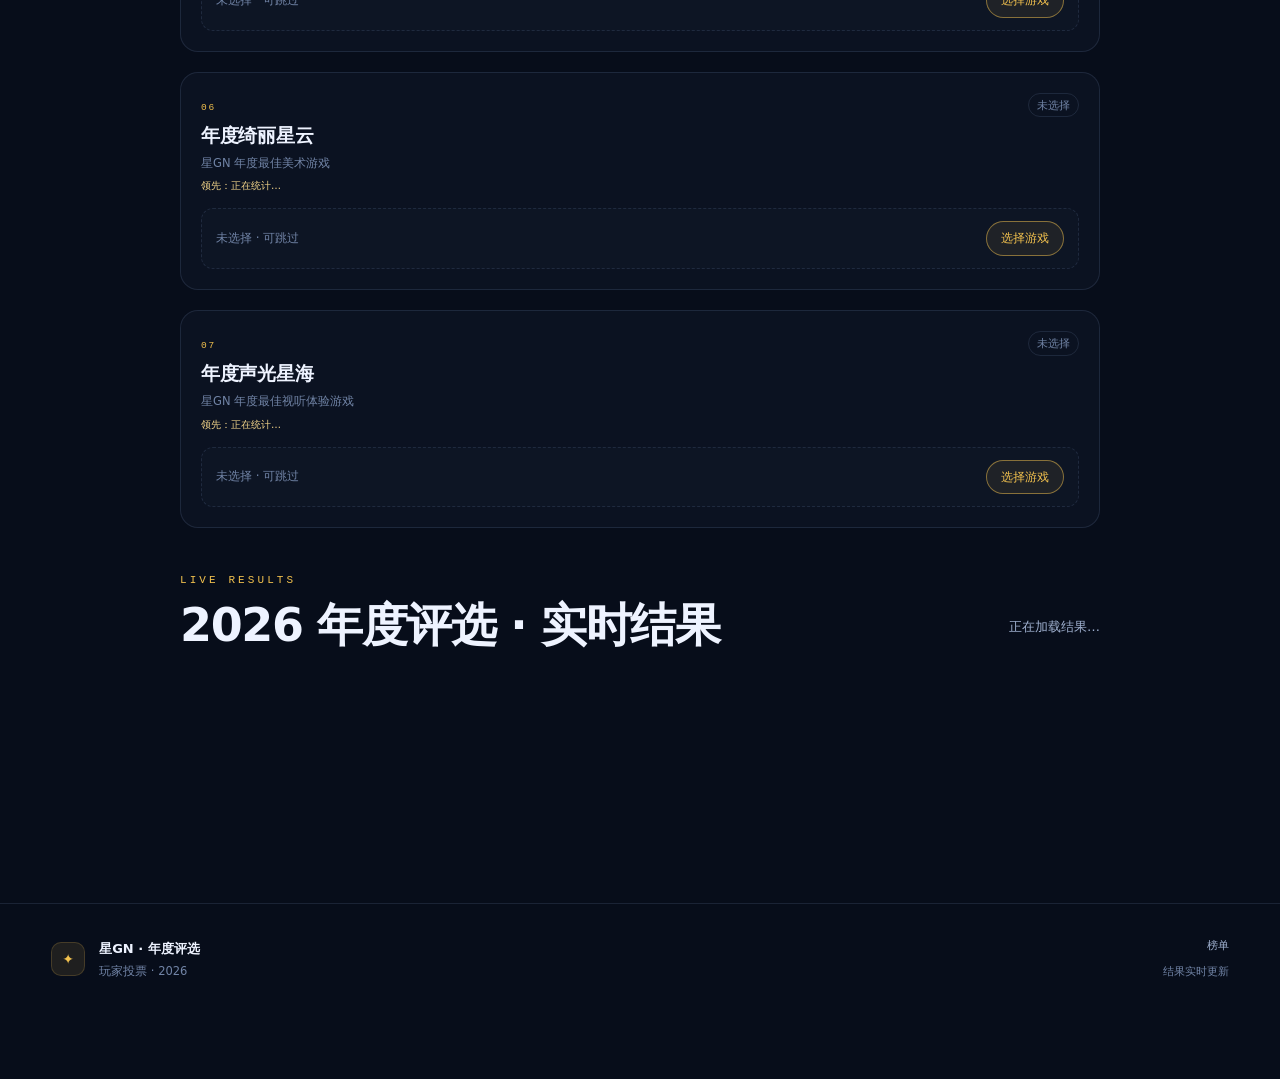
<file: v2/vote.html>
<!doctype html>
<html lang="zh-CN">
<head>
<meta charset="utf-8">
<meta name="viewport" content="width=device-width, initial-scale=1">
<title>2026 星GN 玩家投票 · 游戏手札</title>
<meta name="description" content="2026 星GN 玩家投票：选出你心中的年度最佳。">
<meta name="theme-color" content="#070d1a">
<meta property="og:type" content="website">
<meta property="og:title" content="2026 星GN 玩家投票">
<meta property="og:description" content="选出你心中的年度最佳，实时查看当前结果。">
<link rel="icon" href="data:image/svg+xml,%3Csvg xmlns='http://www.w3.org/2000/svg' viewBox='0 0 32 32'%3E%3Crect width='32' height='32' rx='8' fill='%230a1424'/%3E%3Cpath d='M16 5l2.9 6.6 7.1.7-5.4 4.8 1.6 7-6.2-3.7-6.2 3.7 1.6-7L6 12.3l7.1-.7z' fill='%23f2c14e'/%3E%3C/svg%3E">
<link rel="stylesheet" href="styles.css">
<link rel="stylesheet" href="vote.css">
</head>
<body class="vote-page">
<canvas id="starfield" class="starfield" aria-hidden="true"></canvas>
<div class="bg-aurora" aria-hidden="true"></div>
<div class="bg-grain" aria-hidden="true"></div>

<header class="site-header" id="siteHeader">
  <a class="brand" href="index.html">
    <span class="brand-star" aria-hidden="true">
      <svg viewBox="0 0 24 24" fill="none"><path d="M12 2.6l2.7 6.1 6.6.6-5 4.5 1.5 6.5L12 16.9 6.2 20.3l1.5-6.5-5-4.5 6.6-.6z" fill="currentColor"/></svg>
    </span>
    <span class="brand-name">星<span>GN</span></span>
    <span class="brand-sub">年度评选 · 玩家投票</span>
  </a>
  <nav class="site-nav" aria-label="主导航">
    <a href="index.html">榜单</a>
    <a href="vote.html" class="is-current">投票</a>
  </nav>
  <a class="version-switch" href="../old.html">旧版 ↗</a>
  <div class="header-meta">
    <span class="pulse" aria-hidden="true"></span>
    <span><b id="voteYearTop">2026</b> · 玩家投票</span>
  </div>
</header>

<main class="vote-main">
  <section class="vote-hero">
    <p class="kicker">PLAYER'S CHOICE · <span id="voteYearKicker">2026</span></p>
    <h1>2026 星GN 玩家投票</h1>
    <p class="vote-lede">选出你心中的年度最佳</p>
    <p class="vote-scope">投票范围：站内已收录的 2026 游戏；未收录不代表否定。</p>
    <p class="vote-deadline" id="voteDeadline">投票截止：2026-12-31 23:59（北京时间）</p>
    <p class="vote-official-note">玩家投票结果将作为 2026 星GN 正式评选的重要参考，正式评选会结合投票结果调整。</p>
    <div class="vote-meta">
      <span class="vote-progress">已选 <b id="voteCount">0</b> / <span id="voteTotal">6</span></span>
      <span class="vote-status" id="voteStatus"><i></i><span>正在连接投票服务…</span><button class="vote-retry" id="voteRetry" type="button" hidden>重试</button></span>
    </div>
  </section>

  <div class="vote-done" id="voteDone" hidden>
    <strong>你已投过票</strong>
    <span>可以随时回来修改；下面是 <b id="doneYear">2026</b> 年度玩家投票的实时结果。</span>
  </div>

  <div id="voteForm" class="vote-form"></div>

  <section id="voteResults" class="vote-results">
    <div class="section-head">
      <div>
        <p class="kicker">LIVE RESULTS</p>
        <h2>2026 年度评选 · 实时结果</h2>
      </div>
      <div class="section-side">
        <p class="section-desc" id="resultMeta">正在加载…</p>
      </div>
    </div>
    <div id="resultList" class="result-list"></div>
  </section>
</main>

<div class="vote-bar" id="voteBar">
  <div class="vote-bar-progress">已选 <b id="barCount">0</b> / <span id="barTotal">6</span></div>
  <button class="btn btn-primary" id="submitVote" type="button" disabled>提交投票</button>
</div>

<footer class="site-footer">
  <div class="footer-left">
    <span class="footer-star" aria-hidden="true">✦</span>
    <div>
      <p class="footer-title">星GN · 年度评选</p>
      <p class="footer-sub">玩家投票 · 2026</p>
    </div>
  </div>
  <div class="footer-right">
    <nav class="footer-nav" aria-label="页脚导航">
      <a href="index.html">榜单</a>
    </nav>
    <p>结果实时更新</p>
  </div>
</footer>

<div class="pick-backdrop" id="pickBackdrop" hidden></div>
<div class="pick-modal" id="pickModal" role="dialog" aria-modal="true" aria-labelledby="pickTitle" hidden>
  <div class="pick-panel">
    <div class="pick-head">
      <div>
        <p class="pick-kicker" id="pickKicker">选择游戏 · 2026</p>
        <h2 id="pickTitle">年度最佳游戏</h2>
      </div>
      <button class="pick-close" id="pickClose" type="button" aria-label="关闭">×</button>
    </div>
    <label class="pick-search">
      <svg viewBox="0 0 24 24" fill="none" stroke="currentColor" stroke-width="1.8"><circle cx="11" cy="11" r="6.5"/><path d="M16 16l4.5 4.5"/></svg>
      <input id="pickSearch" type="search" placeholder="搜索中英文游戏名、类型、厂商…" autocomplete="off" spellcheck="false">
    </label>
    <p class="pick-scope" id="pickScope">仅显示站内已收录的 2026 游戏</p>
    <div class="pick-grid" id="pickGrid"></div>
    <div class="pick-foot">
      <button class="pick-clear" id="pickClear" type="button">不投这个奖项</button>
      <button class="pick-cancel" id="pickCancel" type="button">取消</button>
    </div>
  </div>
</div>

<div class="vote-toast" id="voteToast" role="status" aria-live="polite" hidden></div>

<script src="data.js"></script>
<script src="awards.js"></script>
<script src="vote.js"></script>
<!-- 51.LA 统计 -->
<script charset="UTF-8" id="LA_COLLECT" src="https://sdk.51.la/js-sdk-pro.min.js"></script>
<script>LA.init({id:"3R3y3V3WUsYlhwH8",ck:"3R3y3V3WUsYlhwH8"});</script>
</body>
</html>
</file>
<file: v2/styles.css>
/* =========================================================
   星GN · 游戏评分档案
   ========================================================= */

:root {
  --bg: #070d1a;
  --bg-soft: #0b1526;
  --panel: rgba(146, 178, 255, 0.05);
  --panel-2: rgba(146, 178, 255, 0.09);
  --line: rgba(160, 192, 255, 0.12);
  --line-strong: rgba(178, 206, 255, 0.24);
  --text: #eef3ff;
  --muted: #9fb0cf;
  --muted-2: #7184a6;
  --gold: #f2c14e;
  --gold-soft: #ffe0a0;
  --violet: #8b7dff;
  --cyan: #46e3d0;
  --radius: 18px;
  --sans: "MiSans", "HarmonyOS Sans SC", "PingFang SC", "Hiragino Sans GB",
    "Microsoft YaHei", "Noto Sans SC", system-ui, -apple-system, sans-serif;
  --mono: "Cascadia Code", "SF Mono", "JetBrains Mono", ui-monospace, Consolas, monospace;
  --ease: cubic-bezier(0.22, 0.8, 0.2, 1);
  --max: 1280px;
}

* { box-sizing: border-box; }

html {
  scroll-behavior: smooth;
  scroll-padding-top: 96px;
  -webkit-text-size-adjust: 100%;
  color-scheme: dark;
}

body {
  margin: 0;
  background: var(--bg);
  color: var(--text);
  font-family: var(--sans);
  font-size: 15px;
  line-height: 1.6;
  -webkit-font-smoothing: antialiased;
  overflow-x: hidden;
  scrollbar-width: thin;
  scrollbar-color: rgba(255, 255, 255, 0.16) transparent;
}

body::-webkit-scrollbar { width: 10px; }
body::-webkit-scrollbar-thumb { background: rgba(255, 255, 255, 0.14); border-radius: 6px; }

body.is-locked { overflow: hidden; }

::selection { background: rgba(242, 193, 78, 0.28); color: #fff; }

a { color: inherit; text-decoration: none; }

button { font: inherit; color: inherit; }

svg { display: block; }

:focus-visible {
  outline: 2px solid var(--gold);
  outline-offset: 3px;
  border-radius: 6px;
}

/* ---------- background ---------- */
.starfield {
  position: fixed;
  inset: 0;
  width: 100%;
  height: 100%;
  z-index: -2;
  pointer-events: none;
}

.bg-aurora {
  position: fixed;
  inset: 0;
  z-index: -3;
  background:
    radial-gradient(1100px 700px at 80% -14%, rgba(84, 104, 230, 0.26), transparent 62%),
    radial-gradient(820px 620px at 2% 6%, rgba(36, 150, 200, 0.16), transparent 64%),
    radial-gradient(900px 700px at 55% 112%, rgba(242, 193, 78, 0.09), transparent 60%),
    radial-gradient(600px 480px at 96% 72%, rgba(139, 125, 255, 0.12), transparent 66%),
    linear-gradient(180deg, #0a1424 0%, #081120 42%, #060c17 100%);
}

.bg-grain {
  position: fixed;
  inset: 0;
  z-index: -1;
  pointer-events: none;
  opacity: 0.045;
  mix-blend-mode: overlay;
  background-image: url("data:image/svg+xml,%3Csvg xmlns='http://www.w3.org/2000/svg' width='180' height='180'%3E%3Cfilter id='n'%3E%3CfeTurbulence type='fractalNoise' baseFrequency='0.85' numOctaves='3' stitchTiles='stitch'/%3E%3C/filter%3E%3Crect width='180' height='180' filter='url(%23n)'/%3E%3C/svg%3E");
}

/* ---------- header ---------- */
.site-header {
  position: fixed;
  top: 0;
  left: 0;
  right: 0;
  z-index: 50;
  display: flex;
  align-items: center;
  gap: 32px;
  height: 74px;
  padding: 0 clamp(18px, 4vw, 56px);
  border-bottom: 1px solid transparent;
  transition: background 0.35s var(--ease), border-color 0.35s var(--ease),
    backdrop-filter 0.35s var(--ease);
}

.site-header.scrolled {
  background: rgba(7, 13, 26, 0.78);
  backdrop-filter: blur(18px) saturate(140%);
  -webkit-backdrop-filter: blur(18px) saturate(140%);
  border-bottom-color: var(--line);
}

.brand {
  display: flex;
  align-items: center;
  gap: 10px;
  flex-shrink: 0;
}

.brand-star {
  display: grid;
  place-items: center;
  width: 30px;
  height: 30px;
  border-radius: 9px;
  color: #131018;
  background: linear-gradient(150deg, #ffe9b6, var(--gold) 55%, #c58c2c);
  box-shadow: 0 6px 18px rgba(242, 193, 78, 0.25);
}

.brand-star svg { width: 17px; height: 17px; }

.brand-name {
  font-weight: 800;
  font-size: 19px;
  letter-spacing: -0.02em;
}

.brand-name span {
  margin-left: 2px;
  background: linear-gradient(180deg, #fff, #cfc9dd);
  -webkit-background-clip: text;
  background-clip: text;
  color: transparent;
}

.brand-sub {
  color: var(--muted-2);
  font-size: 11px;
  letter-spacing: 0.16em;
  padding-left: 12px;
  border-left: 1px solid var(--line);
  white-space: nowrap;
}

.site-nav {
  display: flex;
  gap: 26px;
  margin-left: auto;
  font-size: 13.5px;
}

.site-nav a {
  position: relative;
  color: var(--muted);
  padding: 6px 0;
  transition: color 0.2s;
}

.site-nav a::after {
  content: "";
  position: absolute;
  left: 0;
  bottom: 0;
  width: 100%;
  height: 1px;
  background: var(--gold);
  transform: scaleX(0);
  transform-origin: left;
  transition: transform 0.3s var(--ease);
}

.site-nav a:hover { color: var(--text); }
.site-nav a:hover::after { transform: scaleX(1); }

.version-switch {
  display: inline-flex;
  align-items: center;
  gap: 5px;
  height: 30px;
  padding: 0 11px;
  border-radius: 999px;
  border: 1px solid var(--line);
  background: rgba(146, 178, 255, 0.06);
  color: var(--muted);
  font-size: 11.5px;
  white-space: nowrap;
  flex-shrink: 0;
  transition: color 0.2s, border-color 0.2s, background 0.2s;
}

.version-switch:hover {
  color: var(--text);
  border-color: var(--line-strong);
  background: rgba(146, 178, 255, 0.12);
}

.header-meta {
  display: flex;
  align-items: center;
  gap: 8px;
  font-size: 12px;
  color: var(--muted);
  padding: 7px 13px;
  border: 1px solid var(--line);
  border-radius: 999px;
  background: rgba(146, 178, 255, 0.05);
  white-space: nowrap;
}

.data-status {
  padding-left: 8px;
  margin-left: 1px;
  border-left: 1px solid var(--line);
  font-size: 10px;
  letter-spacing: 0.03em;
  color: var(--muted-2);
  white-space: nowrap;
}

.data-status.is-live { color: #6ee7b7; }
.data-status.is-cache { color: #fbbf24; }
.data-status.is-static { color: #8aa0c4; }

.header-meta b { color: var(--gold); font-family: var(--mono); font-weight: 600; }

.pulse {
  width: 6px;
  height: 6px;
  border-radius: 50%;
  background: var(--cyan);
  box-shadow: 0 0 0 0 rgba(70, 227, 208, 0.5);
  animation: pulse 2.6s infinite;
}

@keyframes pulse {
  0% { box-shadow: 0 0 0 0 rgba(70, 227, 208, 0.45); }
  70% { box-shadow: 0 0 0 7px rgba(70, 227, 208, 0); }
  100% { box-shadow: 0 0 0 0 rgba(70, 227, 208, 0); }
}

/* ---------- shared ---------- */
main {
  position: relative;
  width: 100%;
  max-width: var(--max);
  margin: 0 auto;
  padding: 0 clamp(18px, 4vw, 56px);
}

.section { padding: clamp(72px, 9vw, 128px) 0 0; }

.kicker {
  margin: 0 0 10px;
  font-family: var(--mono);
  font-size: 11px;
  letter-spacing: 0.28em;
  color: var(--gold);
  text-transform: uppercase;
}

.section-head {
  display: flex;
  align-items: flex-end;
  justify-content: space-between;
  gap: 32px;
  margin-bottom: 30px;
}

.section-head h2 {
  margin: 0;
  font-size: clamp(30px, 3.6vw, 46px);
  line-height: 1.1;
  letter-spacing: -0.03em;
  font-weight: 800;
}

.section-side { text-align: right; }

.section-desc {
  margin: 0 0 12px;
  color: var(--muted);
  font-size: 13px;
}

.count-pill {
  display: inline-flex;
  align-items: baseline;
  gap: 6px;
  font-size: 12px;
  color: var(--muted);
  border: 1px solid var(--line);
  padding: 5px 12px;
  border-radius: 999px;
}

.count-pill b {
  font-family: var(--mono);
  color: var(--gold);
  font-size: 14px;
}

.btn {
  display: inline-flex;
  align-items: center;
  justify-content: center;
  gap: 9px;
  padding: 13px 22px;
  border-radius: 999px;
  border: 1px solid transparent;
  font-size: 14px;
  font-weight: 600;
  cursor: pointer;
  transition: transform 0.25s var(--ease), background 0.25s, border-color 0.25s,
    box-shadow 0.25s;
}

.btn svg { width: 17px; height: 17px; transition: transform 0.3s var(--ease); }

.btn-primary {
  color: #17130a;
  background: linear-gradient(150deg, #ffe8b4, var(--gold) 52%, #d9a134);
  box-shadow: 0 10px 30px -8px rgba(242, 193, 78, 0.55);
}

.btn-primary:hover {
  transform: translateY(-2px);
  box-shadow: 0 16px 38px -10px rgba(242, 193, 78, 0.65);
}

.btn-primary:hover svg { transform: translateX(3px); }

.btn-ghost {
  color: var(--text);
  border-color: var(--line-strong);
  background: rgba(255, 255, 255, 0.02);
}

.btn-ghost:hover {
  background: rgba(255, 255, 255, 0.06);
  border-color: rgba(255, 255, 255, 0.28);
  transform: translateY(-2px);
}

/* ---------- hero ---------- */
.hero {
  display: grid;
  grid-template-columns: minmax(0, 1.08fr) minmax(0, 0.92fr);
  gap: clamp(36px, 5vw, 72px);
  align-items: center;
  min-height: 100vh;
  padding: clamp(120px, 14vh, 160px) 0 64px;
}

.eyebrow {
  display: flex;
  align-items: center;
  gap: 12px;
  margin: 0 0 22px;
  font-family: var(--mono);
  font-size: 11px;
  letter-spacing: 0.24em;
  color: var(--muted);
}

.eyebrow i {
  width: 26px;
  height: 1px;
  background: var(--line-strong);
}

.hero-title {
  display: flex;
  align-items: baseline;
  gap: 0.02em;
  margin: 0;
  font-size: clamp(78px, 11.5vw, 168px);
  line-height: 0.82;
  letter-spacing: -0.06em;
  font-weight: 900;
}

.t-star {
  color: #fff;
  text-shadow: 0 0 80px rgba(139, 125, 255, 0.35);
}

.t-gn {
  background: linear-gradient(165deg, #fff4d4 4%, var(--gold) 42%, #b77c25 100%);
  -webkit-background-clip: text;
  background-clip: text;
  color: transparent;
  filter: drop-shadow(0 12px 36px rgba(242, 193, 78, 0.16));
}

.lede {
  margin: 28px 0 0;
  font-size: clamp(15px, 1.5vw, 17px);
  line-height: 1.85;
  color: #c8d6ee;
}

.hero-stats {
  display: flex;
  flex-wrap: wrap;
  gap: 14px 34px;
  margin: 36px 0 0;
  padding: 22px 0 0;
  border-top: 1px solid var(--line);
}

.stat { display: flex; flex-direction: column; gap: 3px; }

.stat-num {
  font-family: var(--mono);
  font-size: 27px;
  font-weight: 600;
  line-height: 1.1;
  color: #fff;
  letter-spacing: -0.02em;
}

.stat-num .unit {
  font-family: var(--sans);
  font-size: 11px;
  color: var(--muted);
  margin-left: 3px;
  letter-spacing: 0;
}

.stat-label {
  font-size: 11.5px;
  color: var(--muted-2);
  letter-spacing: 0.08em;
}

.hero-actions {
  display: flex;
  flex-wrap: wrap;
  gap: 12px;
  margin-top: 34px;
}

/* hero feature card */
.hero-feature {
  position: relative;
  border-radius: 24px;
  overflow: hidden;
  border: 1px solid var(--line);
  background: linear-gradient(160deg, rgba(255, 255, 255, 0.06), rgba(255, 255, 255, 0.015));
  box-shadow: 0 40px 90px -40px rgba(0, 0, 0, 0.9);
  min-height: 440px;
  display: flex;
}

.hero-feature::after {
  content: "";
  position: absolute;
  inset: 0;
  border-radius: inherit;
  pointer-events: none;
  box-shadow: inset 0 0 0 1px rgba(255, 255, 255, 0.05);
}

.feature-media {
  position: absolute;
  inset: 0;
  background: #0c1526;
}

.feature-media img {
  width: 100%;
  height: 100%;
  object-fit: cover;
  opacity: 0.55;
  transform: scale(1.03);
  transition: transform 1.2s var(--ease), opacity 0.6s;
}

.hero-feature:hover .feature-media img { transform: scale(1.08); opacity: 0.68; }

.feature-media::after {
  content: "";
  position: absolute;
  inset: 0;
  background:
    linear-gradient(180deg, rgba(6, 12, 24, 0.05) 0%, rgba(6, 12, 24, 0.55) 48%, #08101f 100%),
    linear-gradient(115deg, rgba(6, 12, 24, 0.85) 0%, transparent 60%);
}

.feature-body {
  position: relative;
  z-index: 2;
  display: flex;
  flex-direction: column;
  justify-content: flex-end;
  gap: 14px;
  width: 100%;
  padding: 28px;
  margin-top: auto;
}

.feature-top {
  position: absolute;
  top: 22px;
  left: 22px;
  right: 22px;
  display: flex;
  justify-content: space-between;
  align-items: center;
  z-index: 3;
}

.feature-badge {
  font-family: var(--mono);
  font-size: 10.5px;
  letter-spacing: 0.2em;
  color: #120e06;
  background: linear-gradient(140deg, #ffe9b8, var(--gold));
  padding: 6px 11px;
  border-radius: 7px;
  font-weight: 700;
}

.feature-year {
  font-family: var(--mono);
  font-size: 11px;
  letter-spacing: 0.12em;
  color: rgba(255, 255, 255, 0.62);
}

.feature-score-row {
  display: flex;
  align-items: flex-end;
  justify-content: space-between;
  gap: 16px;
}

.feature-score {
  font-family: var(--mono);
  font-size: 58px;
  font-weight: 600;
  line-height: 0.9;
  letter-spacing: -0.04em;
  color: var(--gold);
  text-shadow: 0 8px 30px rgba(242, 193, 78, 0.25);
}

.feature-score small {
  font-size: 15px;
  color: var(--muted);
  margin-left: 4px;
  letter-spacing: 0;
}

.feature-name {
  margin: 0;
  font-size: 25px;
  font-weight: 800;
  letter-spacing: -0.02em;
  line-height: 1.25;
}

.feature-sub {
  margin: 0;
  font-size: 12px;
  color: var(--muted);
}

.feature-desc {
  margin: 0;
  font-size: 11.5px;
  line-height: 1.65;
  color: rgba(212, 226, 250, 0.7);
  display: -webkit-box;
  -webkit-line-clamp: 2;
  -webkit-box-orient: vertical;
  overflow: hidden;
}

.feature-bars {
  display: grid;
  grid-template-columns: repeat(4, 1fr);
  gap: 8px;
  margin-top: 4px;
}

.fbar { display: flex; flex-direction: column; gap: 5px; }

.fbar span {
  font-size: 10.5px;
  color: var(--muted-2);
  white-space: nowrap;
  overflow: hidden;
  text-overflow: ellipsis;
}

.fbar i {
  display: block;
  height: 3px;
  border-radius: 2px;
  background: rgba(255, 255, 255, 0.12);
  overflow: hidden;
}

.fbar i::after {
  content: "";
  display: block;
  height: 100%;
  width: var(--w, 50%);
  background: var(--c, var(--gold));
  border-radius: inherit;
}

.feature-cta {
  display: inline-flex;
  align-items: center;
  gap: 7px;
  align-self: flex-start;
  margin-top: 6px;
  font-size: 12.5px;
  color: #fff;
  border-bottom: 1px solid rgba(255, 255, 255, 0.28);
  padding-bottom: 3px;
  cursor: pointer;
  background: none;
  border-top: 0;
  border-left: 0;
  border-right: 0;
  transition: gap 0.25s var(--ease), border-color 0.25s;
}

.feature-cta:hover { gap: 12px; border-color: var(--gold); }

/* ---------- toolbar ---------- */
.toolbar {
  display: flex;
  align-items: center;
  flex-wrap: wrap;
  gap: 12px;
  padding: 10px;
  margin-bottom: 22px;
  border: 1px solid var(--line);
  border-radius: 16px;
  background: rgba(146, 178, 255, 0.04);
  backdrop-filter: blur(10px);
}

.search {
  display: flex;
  align-items: center;
  gap: 9px;
  padding: 0 12px;
  height: 40px;
  border-radius: 11px;
  background: rgba(146, 178, 255, 0.06);
  border: 1px solid transparent;
  min-width: 210px;
  flex: 1 1 210px;
  max-width: 420px;
  transition: border-color 0.25s, background 0.25s;
}

.search:focus-within { border-color: rgba(242, 193, 78, 0.5); background: rgba(146, 178, 255, 0.1); }
.search svg { width: 16px; height: 16px; color: var(--muted-2); flex-shrink: 0; }

.search input {
  flex: 1;
  min-width: 0;
  background: none;
  border: 0;
  outline: 0;
  color: var(--text);
  font: inherit;
  font-size: 13.5px;
}

.search input::-webkit-search-cancel-button { display: none; }
.search input::placeholder { color: var(--muted-2); }

.search kbd {
  font-family: var(--mono);
  font-size: 10px;
  color: var(--muted-2);
  border: 1px solid var(--line);
  border-radius: 5px;
  padding: 1px 5px;
  background: rgba(255, 255, 255, 0.04);
}

.sorts {
  display: flex;
  gap: 6px;
  overflow-x: auto;
  scrollbar-width: none;
  flex: 1 1 auto;
  padding: 2px;
}

.sorts::-webkit-scrollbar { display: none; }

.chip {
  flex-shrink: 0;
  padding: 8px 13px;
  border-radius: 9px;
  font-size: 12.5px;
  color: var(--muted);
  border: 1px solid transparent;
  background: transparent;
  cursor: pointer;
  transition: color 0.2s, background 0.2s, border-color 0.2s;
  white-space: nowrap;
}

.chip:hover { color: var(--text); background: rgba(255, 255, 255, 0.05); }

.chip.is-active {
  color: #0e0b05;
  background: linear-gradient(150deg, #ffe9ba, var(--gold));
  font-weight: 700;
  border-color: transparent;
}

.view-toggle {
  display: flex;
  gap: 2px;
  padding: 3px;
  border-radius: 10px;
  background: rgba(146, 178, 255, 0.06);
  border: 1px solid var(--line);
  flex-shrink: 0;
}

.view-toggle button {
  display: grid;
  place-items: center;
  width: 32px;
  height: 32px;
  border: 0;
  border-radius: 7px;
  background: none;
  color: var(--muted-2);
  cursor: pointer;
  transition: background 0.2s, color 0.2s;
}

.view-toggle button svg { width: 16px; height: 16px; }
.view-toggle button:hover { color: var(--text); }
.view-toggle button.is-active { background: rgba(146, 178, 255, 0.12); color: var(--gold); }

/* ---------- sort select ---------- */
.select-wrap {
  position: relative;
  flex-shrink: 0;
  margin-left: auto;
}

.select-wrap select {
  appearance: none;
  -webkit-appearance: none;
  height: 40px;
  padding: 0 34px 0 13px;
  border-radius: 11px;
  border: 1px solid var(--line);
  background: rgba(146, 178, 255, 0.06);
  color: var(--text);
  font: inherit;
  font-size: 12.5px;
  cursor: pointer;
  transition: border-color 0.2s, background 0.2s;
}

.select-wrap select:hover { border-color: var(--line-strong); background: rgba(146, 178, 255, 0.09); }
.select-wrap select:focus-visible { outline-offset: 2px; }
.select-wrap option { background: #0b1526; color: var(--text); }
.select-wrap optgroup { background: #0b1526; color: var(--muted-2); }

.select-wrap svg {
  position: absolute;
  right: 11px;
  top: 50%;
  transform: translateY(-50%);
  width: 14px;
  height: 14px;
  color: var(--muted-2);
  pointer-events: none;
}

/* ---------- tiers / filter ---------- */
.tier-row {
  display: flex;
  flex-wrap: wrap;
  gap: 8px;
  margin: 0 0 16px;
}

.tier-chip {
  display: inline-flex;
  align-items: center;
  gap: 7px;
  height: 32px;
  padding: 0 12px;
  border-radius: 999px;
  border: 1px solid var(--line);
  background: rgba(146, 178, 255, 0.04);
  color: var(--muted);
  font-size: 12px;
  cursor: pointer;
  transition: color 0.2s, background 0.2s, border-color 0.2s, transform 0.2s;
}

.tier-chip b {
  font-family: var(--mono);
  font-size: 10.5px;
  font-weight: 500;
  color: var(--muted-2);
}

.tier-dot {
  width: 7px;
  height: 7px;
  border-radius: 50%;
  background: var(--c, #c7d5f3);
  box-shadow: 0 0 8px var(--c, #c7d5f3);
  flex-shrink: 0;
}

.tier-chip:hover {
  color: var(--text);
  border-color: var(--line-strong);
  transform: translateY(-1px);
}

.tier-chip.is-active {
  color: #10131c;
  background: var(--c, #c7d5f3);
  border-color: transparent;
  font-weight: 700;
}

.tier-chip.is-active b { color: rgba(12, 16, 26, 0.62); }

.filter-banner {
  display: none;
  align-items: center;
  justify-content: space-between;
  gap: 14px;
  margin: 0 0 14px;
  padding: 10px 14px;
  border-radius: 12px;
  border: 1px solid rgba(242, 193, 78, 0.24);
  background: rgba(242, 193, 78, 0.07);
  color: #ecd9a8;
  font-size: 12.5px;
}

.filter-banner.show { display: flex; }
.filter-banner b { color: var(--gold); }

.filter-banner button {
  border: 1px solid rgba(242, 193, 78, 0.3);
  background: transparent;
  color: var(--gold);
  padding: 4px 10px;
  border-radius: 7px;
  font-size: 11.5px;
  cursor: pointer;
  white-space: nowrap;
}

.filter-banner button:hover { background: rgba(242, 193, 78, 0.14); }

/* ---------- rank list ---------- */
.rank-list { display: flex; flex-direction: column; gap: 8px; }

.rank-row {
  position: relative;
  display: grid;
  grid-template-columns: 42px 96px minmax(0, 1fr) 196px 88px;
  align-items: center;
  gap: 18px;
  padding: 11px 18px 11px 14px;
  border: 1px solid transparent;
  border-radius: 14px;
  background: rgba(146, 178, 255, 0.035);
  cursor: pointer;
  overflow: hidden;
  opacity: 0;
  transform: translateY(14px);
  transition: background 0.3s var(--ease), border-color 0.3s, transform 0.3s var(--ease);
}

.rank-row.is-in { opacity: 1; transform: none; }

.rank-row::before {
  content: "";
  position: absolute;
  left: 0;
  top: 0;
  bottom: 0;
  width: 2px;
  background: var(--hover-accent, transparent);
  opacity: 0;
  transition: opacity 0.3s;
}

.rank-row:hover {
  background: rgba(146, 178, 255, 0.075);
  border-color: var(--line-strong);
  transform: translateY(-2px);
}

.rank-row:hover::before { opacity: 1; }
.rank-row:hover .thumb img { transform: scale(1.07); opacity: 1; }
.rank-row:hover .row-name { color: #fff; }

.rank-no {
  font-family: var(--mono);
  font-size: 14px;
  color: var(--muted-2);
  text-align: center;
  letter-spacing: -0.02em;
}

.rank-row.top .rank-no {
  display: grid;
  place-items: center;
  width: 30px;
  height: 30px;
  border-radius: 9px;
  font-weight: 700;
  color: #100d06;
  background: linear-gradient(150deg, #ffe8b0, #cf9a2e);
  justify-self: center;
  box-shadow: 0 5px 16px -4px rgba(242, 193, 78, 0.45);
}

.rank-row.top-1 { background: linear-gradient(100deg, rgba(242, 193, 78, 0.08), rgba(255, 255, 255, 0.02) 42%); border-color: rgba(242, 193, 78, 0.16); }
.rank-row.top-2 .rank-no { background: linear-gradient(150deg, #f2f4fa, #a9adbd); }
.rank-row.top-3 .rank-no { background: linear-gradient(150deg, #f7c9a3, #b57b4a); }

.thumb {
  position: relative;
  width: 96px;
  height: 54px;
  border-radius: 9px;
  overflow: hidden;
  background: var(--ph, linear-gradient(135deg, #23233a, #101019));
  flex-shrink: 0;
  border: 1px solid rgba(255, 255, 255, 0.06);
}

.thumb img {
  width: 100%;
  height: 100%;
  object-fit: cover;
  opacity: 0.85;
  transform: scale(1.01);
  transition: transform 0.5s var(--ease), opacity 0.3s;
}

.thumb .ph {
  position: absolute;
  inset: 0;
  display: grid;
  place-items: center;
  font-size: 19px;
  font-weight: 800;
  color: rgba(255, 255, 255, 0.34);
  letter-spacing: 0.04em;
}

.row-main { min-width: 0; display: flex; flex-direction: column; gap: 3px; }

.row-title {
  display: flex;
  align-items: center;
  gap: 8px;
  min-width: 0;
}

.row-title .tag-pill { flex-shrink: 0; }

.row-name {
  font-size: 15.5px;
  font-weight: 650;
  letter-spacing: -0.01em;
  white-space: nowrap;
  overflow: hidden;
  text-overflow: ellipsis;
  color: #eef3ff;
  min-width: 0;
  transition: color 0.25s;
}

.row-meta {
  display: flex;
  align-items: center;
  gap: 9px;
  font-size: 11.5px;
  color: var(--muted-2);
  min-width: 0;
  overflow: hidden;
}

.row-meta b { color: var(--muted); font-weight: 500; font-family: var(--mono); }

.meta-i { white-space: nowrap; }

.meta-i + .meta-i {
  padding-left: 9px;
  border-left: 1px solid rgba(160, 192, 255, 0.16);
}

.meta-genre {
  overflow: hidden;
  text-overflow: ellipsis;
  min-width: 0;
}

.tag-pill {
  display: inline-flex;
  align-items: center;
  justify-content: center;
  height: 18px;
  padding: 0 7px;
  border-radius: 5px;
  font-size: 10.5px;
  font-weight: 700;
  line-height: 1;
  letter-spacing: 0.02em;
  color: #11131c;
  background: var(--tag-c, #60a5fa);
  white-space: nowrap;
  box-shadow: 0 3px 12px -5px var(--tag-c, #60a5fa);
  cursor: pointer;
  transition: transform 0.2s, filter 0.2s;
}

.tag-pill:hover { transform: translateY(-1px); filter: brightness(1.08); }

.tag-pending {
  font-size: 10px;
  padding: 1px 6px;
  border-radius: 4px;
  color: #f0b7b7;
  background: rgba(240, 120, 120, 0.12);
  border: 1px solid rgba(240, 120, 120, 0.2);
  flex-shrink: 0;
}

/* eight-dimension mini bars */
.dim-strip {
  display: flex;
  align-items: flex-end;
  justify-content: flex-end;
  gap: 4px;
  height: 30px;
}

.dim-strip i {
  width: 7px;
  height: 100%;
  border-radius: 3px;
  background: rgba(255, 255, 255, 0.055);
  position: relative;
  overflow: hidden;
  display: block;
}

.dim-strip i::after {
  content: "";
  position: absolute;
  left: 0;
  right: 0;
  bottom: 0;
  height: var(--h, 60%);
  background: var(--c, var(--gold));
  border-radius: 3px;
  opacity: 0.9;
}

.total-cell {
  display: flex;
  flex-direction: column;
  align-items: center;
  justify-content: center;
  gap: 1px;
  min-height: 48px;
  padding: 6px 8px 5px;
  border-radius: 12px;
  background:
    linear-gradient(155deg, rgba(255, 255, 255, 0.32), rgba(255, 255, 255, 0) 50%),
    var(--tag-c, #60a5fa);
  border: 1px solid rgba(255, 255, 255, 0.3);
  box-shadow:
    0 9px 22px -12px var(--tag-c, #60a5fa),
    inset 0 1px 0 rgba(255, 255, 255, 0.35);
  transition: transform 0.25s var(--ease), filter 0.25s;
}

.total-num {
  font-family: var(--mono);
  font-size: 22px;
  font-weight: 700;
  line-height: 1;
  letter-spacing: -0.03em;
  color: #10131c;
  text-shadow: 0 1px 0 rgba(255, 255, 255, 0.18);
}

.total-cap {
  font-size: 8.5px;
  font-weight: 700;
  letter-spacing: 0.16em;
  color: rgba(14, 17, 26, 0.6);
  text-transform: uppercase;
}

.rank-row:hover .total-cell { transform: translateY(-1px); filter: brightness(1.06); }

/* ---------- grid view ---------- */
.rank-list.grid {
  display: grid;
  grid-template-columns: repeat(auto-fill, minmax(196px, 1fr));
  gap: 14px;
}

.rank-list.grid .rank-row {
  display: flex;
  flex-direction: column;
  align-items: stretch;
  gap: 0;
  padding: 0;
  border-radius: 16px;
  background: rgba(146, 178, 255, 0.045);
  border: 1px solid var(--line);
}

.rank-list.grid .rank-row:hover { transform: translateY(-4px); background: rgba(146, 178, 255, 0.07); }
.rank-list.grid .rank-row::before { display: none; }

.rank-list.grid .thumb {
  width: 100%;
  height: auto;
  aspect-ratio: 2 / 3;
  border-radius: 0;
  border: 0;
  border-bottom: 1px solid var(--line);
}

.rank-list.grid .thumb img { opacity: 0.92; }
.rank-list.grid .thumb .ph { font-size: 38px; }

.rank-list.grid .rank-no {
  position: absolute;
  top: 10px;
  left: 10px;
  z-index: 2;
  width: auto;
  height: auto;
  min-width: 26px;
  padding: 2px 7px;
  border-radius: 7px;
  font-size: 11px;
  color: #e9eefc;
  background: rgba(6, 12, 24, 0.66);
  backdrop-filter: blur(6px);
  border: 1px solid rgba(255, 255, 255, 0.14);
  box-shadow: none;
}

.rank-list.grid .rank-row.top .rank-no {
  color: #120e06;
  background: linear-gradient(150deg, #ffe8b0, #cf9a2e);
  border-color: transparent;
}

.rank-list.grid .row-main {
  position: static;
  padding: 12px 14px 14px;
  gap: 7px;
}

.rank-list.grid .row-title { align-items: flex-start; flex-wrap: wrap; gap: 4px 6px; }

.rank-list.grid .row-name {
  font-size: 14.5px;
  white-space: normal;
  line-height: 1.35;
  min-height: 2.7em;
  display: -webkit-box;
  -webkit-line-clamp: 2;
  -webkit-box-orient: vertical;
  overflow: hidden;
}

.rank-list.grid .row-meta { gap: 7px; font-size: 10.5px; }
.rank-list.grid .meta-genre { display: none; }

.rank-list.grid .dim-strip { display: none; }

.rank-list.grid .total-cell {
  position: absolute;
  top: 10px;
  right: 10px;
  z-index: 2;
  flex-direction: column;
  align-items: center;
  gap: 0;
  min-height: 0;
  padding: 3px 7px 4px;
  border-radius: 8px;
  background:
    linear-gradient(155deg, rgba(255, 255, 255, 0.3), rgba(255, 255, 255, 0) 55%),
    var(--tag-c, #60a5fa);
  border: 1px solid rgba(255, 255, 255, 0.3);
  box-shadow: 0 6px 16px -9px var(--tag-c, #60a5fa);
}

.rank-list.grid .total-num { font-size: 15px; color: #10131c; text-shadow: none; }
.rank-list.grid .total-cap { display: none; }

/* ---------- empty ---------- */
.empty {
  display: flex;
  flex-direction: column;
  align-items: center;
  gap: 6px;
  padding: 72px 20px;
  text-align: center;
  border: 1px dashed var(--line-strong);
  border-radius: 18px;
}

.empty[hidden] { display: none; }

.empty-title { margin: 0; font-size: 17px; font-weight: 650; }
.empty-sub { margin: 0 0 14px; color: var(--muted); font-size: 13px; }

.fineprint {
  margin: 22px 0 0;
  font-size: 11.5px;
  color: var(--muted-2);
  line-height: 1.8;
}

.fineprint b { color: var(--muted); font-family: var(--mono); }

/* ---------- dimensions ---------- */
.weights {
  display: flex;
  height: 56px;
  border-radius: 14px;
  overflow: hidden;
  filter: saturate(0.82) brightness(0.97);
  margin-bottom: 20px;
  border: 1px solid var(--line);
  background: rgba(255, 255, 255, 0.02);
}

.weight-seg {
  position: relative;
  display: flex;
  align-items: center;
  justify-content: center;
  padding: 0 8px;
  min-width: 0;
  overflow: hidden;
  color: #0f0c07;
  font-size: 11px;
  font-weight: 700;
  letter-spacing: 0.02em;
  border-right: 1px solid rgba(6, 6, 10, 0.4);
  transition: filter 0.25s;
}

.weight-seg:last-child { border-right: 0; }
.weight-seg:hover { filter: brightness(1.14); }

.weight-seg span {
  white-space: nowrap;
  overflow: hidden;
  text-overflow: ellipsis;
}

.dim-grid {
  display: grid;
  grid-template-columns: repeat(auto-fill, minmax(268px, 1fr));
  gap: 12px;
}

.dim-card {
  position: relative;
  padding: 22px;
  border-radius: var(--radius);
  border: 1px solid var(--line);
  background: linear-gradient(160deg, rgba(255, 255, 255, 0.045), rgba(255, 255, 255, 0.012));
  overflow: hidden;
  transition: border-color 0.3s, transform 0.3s var(--ease), background 0.3s;
}

.dim-card::after {
  content: "";
  position: absolute;
  width: 160px;
  height: 160px;
  right: -60px;
  top: -80px;
  border-radius: 50%;
  background: var(--accent, var(--gold));
  opacity: 0.12;
  filter: blur(26px);
  transition: opacity 0.35s;
}

.dim-card:hover {
  transform: translateY(-3px);
  border-color: var(--line-strong);
  background: linear-gradient(160deg, rgba(255, 255, 255, 0.07), rgba(255, 255, 255, 0.018));
}

.dim-card:hover::after { opacity: 0.22; }

.dim-top {
  display: flex;
  align-items: center;
  justify-content: space-between;
  margin-bottom: 16px;
}

.dim-index {
  font-family: var(--mono);
  font-size: 11px;
  color: var(--muted-2);
  letter-spacing: 0.1em;
}

.dim-weight {
  font-family: var(--mono);
  font-size: 11px;
  color: var(--gold);
  padding: 2px 7px;
  border-radius: 5px;
  background: rgba(242, 193, 78, 0.1);
  border: 1px solid rgba(242, 193, 78, 0.18);
}

.dim-label {
  margin: 0 0 4px;
  font-size: 18px;
  font-weight: 700;
  letter-spacing: -0.01em;
}

.dim-score {
  display: flex;
  align-items: baseline;
  gap: 6px;
  margin: 10px 0 14px;
}

.dim-score b {
  font-family: var(--mono);
  font-size: 34px;
  font-weight: 600;
  line-height: 1;
  letter-spacing: -0.04em;
}

.dim-score span { font-size: 11px; color: var(--muted-2); }

.dim-bar {
  height: 4px;
  border-radius: 2px;
  background: rgba(255, 255, 255, 0.08);
  overflow: hidden;
  margin-bottom: 14px;
}

.dim-bar i {
  display: block;
  height: 100%;
  width: var(--w);
  background: var(--accent);
  border-radius: 2px;
  transition: width 1s var(--ease);
}

.dim-formula {
  margin: 0;
  font-size: 11.5px;
  line-height: 1.65;
  color: var(--muted);
  font-family: var(--mono);
  word-break: break-word;
}

/* ---------- method ---------- */
.method {
  display: grid;
  grid-template-columns: minmax(0, 1.15fr) minmax(0, 0.85fr);
  gap: clamp(32px, 5vw, 72px);
  align-items: start;
}

.method h2 {
  margin: 0 0 20px;
  font-size: clamp(30px, 3.6vw, 44px);
  letter-spacing: -0.03em;
  line-height: 1.15;
}

.method-text {
  margin: 0 0 14px;
  color: #b9c7e0;
  font-size: 14.5px;
  line-height: 1.9;
  max-width: 60ch;
}

.formula-card {
  margin-top: 26px;
  padding: 22px 24px;
  border-radius: 16px;
  border: 1px solid var(--line);
  background: rgba(255, 255, 255, 0.025);
  position: relative;
  overflow: hidden;
}

.formula-card::before {
  content: "";
  position: absolute;
  left: 0;
  top: 0;
  bottom: 0;
  width: 2px;
  background: linear-gradient(180deg, var(--gold), transparent);
}

.formula-label {
  display: block;
  font-family: var(--mono);
  font-size: 10px;
  letter-spacing: 0.22em;
  color: var(--gold);
  margin-bottom: 10px;
}

.formula-card code {
  font-family: var(--mono);
  font-size: 12px;
  line-height: 1.9;
  color: #d6d2e0;
  white-space: pre-wrap;
}

.toplist {
  border: 1px solid var(--line);
  border-radius: 18px;
  overflow: hidden;
  background: rgba(146, 178, 255, 0.03);
}

.toplist-head {
  display: flex;
  align-items: center;
  justify-content: space-between;
  padding: 16px 20px;
  border-bottom: 1px solid var(--line);
  font-family: var(--mono);
  font-size: 10.5px;
  letter-spacing: 0.18em;
  color: var(--muted-2);
}

.top-item {
  display: grid;
  grid-template-columns: 26px minmax(0, 1fr) 58px;
  align-items: center;
  gap: 10px;
  width: 100%;
  padding: 12px 20px;
  background: transparent;
  border: 0;
  border-bottom: 1px solid rgba(255, 255, 255, 0.05);
  text-align: left;
  cursor: pointer;
  transition: background 0.2s;
}

.top-item:last-child { border-bottom: 0; }
.top-item:hover { background: rgba(255, 255, 255, 0.045); }

.top-item .n {
  font-family: var(--mono);
  font-size: 11px;
  color: var(--muted-2);
}

.top-item .nm {
  font-size: 13.5px;
  white-space: nowrap;
  overflow: hidden;
  text-overflow: ellipsis;
}

.top-item .sc {
  font-family: var(--mono);
  font-size: 13px;
  color: var(--gold);
  text-align: right;
}

/* ---------- tier legend ---------- */
.tier-legend {
  margin-top: 12px;
  border: 1px solid var(--line);
  border-radius: 18px;
  overflow: hidden;
  background: rgba(146, 178, 255, 0.03);
}

.tier-legend-body {
  padding: 14px 20px 16px;
  display: flex;
  flex-direction: column;
  gap: 9px;
}

.tier-legend-row {
  display: flex;
  align-items: center;
  justify-content: space-between;
  gap: 12px;
}

.tier-legend-count {
  font-family: var(--mono);
  font-size: 11px;
  color: var(--muted);
}

.tier-legend-note {
  margin: 6px 0 0;
  font-size: 11px;
  line-height: 1.7;
  color: var(--muted-2);
}

/* ---------- footer ---------- */
.site-footer {
  display: flex;
  align-items: center;
  justify-content: space-between;
  gap: 24px;
  flex-wrap: wrap;
  max-width: var(--max);
  margin: clamp(72px, 8vw, 110px) auto 0;
  padding: 32px clamp(18px, 4vw, 56px) 44px;
  border-top: 1px solid var(--line);
}

.footer-left { display: flex; align-items: center; gap: 14px; }

.footer-star {
  display: grid;
  place-items: center;
  width: 34px;
  height: 34px;
  border-radius: 10px;
  color: var(--gold);
  background: rgba(242, 193, 78, 0.1);
  border: 1px solid rgba(242, 193, 78, 0.18);
  font-size: 14px;
}

.footer-title { margin: 0; font-size: 13px; font-weight: 600; }
.footer-sub { margin: 2px 0 0; font-size: 11.5px; color: var(--muted-2); }
.footer-sub b { color: var(--muted); font-weight: 500; }

.footer-right { text-align: right; font-size: 11px; color: var(--muted-2); line-height: 1.9; }
.footer-right p { margin: 0; }

/* ---------- drawer ---------- */
.backdrop {
  position: fixed;
  inset: 0;
  z-index: 55;
  background: rgba(3, 7, 15, 0.66);
  backdrop-filter: blur(4px);
  opacity: 0;
  transition: opacity 0.35s var(--ease);
}

.backdrop.is-open { opacity: 1; }

.drawer {
  position: fixed;
  top: 0;
  right: 0;
  z-index: 60;
  width: min(720px, 100%);
  height: 100%;
  background: #0a1322;
  border-left: 1px solid var(--line-strong);
  box-shadow: -40px 0 100px -30px rgba(0, 0, 0, 0.9);
  transform: translateX(101%);
  transition: transform 0.5s var(--ease);
  display: flex;
  flex-direction: column;
}

.drawer.is-open { transform: none; }

.drawer-scroll {
  overflow-y: auto;
  overscroll-behavior: contain;
  height: 100%;
  scrollbar-width: thin;
  scrollbar-color: rgba(255, 255, 255, 0.16) transparent;
}

.drawer-scroll::-webkit-scrollbar { width: 8px; }
.drawer-scroll::-webkit-scrollbar-thumb { background: rgba(255, 255, 255, 0.14); border-radius: 4px; }

.dbanner {
  position: relative;
  min-height: 250px;
  display: flex;
  flex-direction: column;
  justify-content: flex-end;
  padding: 24px 30px 26px;
  overflow: hidden;
  background: var(--ph, #0c1526);
}

.dbanner img {
  position: absolute;
  inset: 0;
  width: 100%;
  height: 100%;
  object-fit: cover;
  opacity: 0.5;
}

.dbanner::after {
  content: "";
  position: absolute;
  inset: 0;
  background: linear-gradient(180deg, rgba(8, 16, 31, 0.35) 0%, rgba(8, 16, 31, 0.15) 38%, #0a1322 100%);
}

.dbanner-body { position: relative; z-index: 2; }

.dclose, .dback {
  position: absolute;
  top: 18px;
  z-index: 4;
  display: grid;
  place-items: center;
  width: 36px;
  height: 36px;
  border-radius: 50%;
  border: 1px solid rgba(255, 255, 255, 0.16);
  background: rgba(6, 12, 24, 0.55);
  backdrop-filter: blur(8px);
  color: #fff;
  cursor: pointer;
  transition: background 0.2s, transform 0.2s;
}

.dclose { right: 18px; z-index: 8; }
.dback { left: 18px; }
.dclose:hover, .dback:hover { background: rgba(255, 255, 255, 0.16); transform: scale(1.05); }
.dclose svg, .dback svg { width: 16px; height: 16px; }

.drank {
  display: inline-flex;
  align-items: center;
  gap: 6px;
  font-family: var(--mono);
  font-size: 11px;
  letter-spacing: 0.14em;
  color: var(--gold);
  border: 1px solid rgba(242, 193, 78, 0.28);
  background: rgba(242, 193, 78, 0.08);
  padding: 4px 10px;
  border-radius: 6px;
  margin-bottom: 14px;
}

.dname {
  margin: 0 0 8px;
  font-size: clamp(24px, 3.4vw, 34px);
  font-weight: 800;
  line-height: 1.2;
  letter-spacing: -0.025em;
  text-wrap: balance;
}

.dsub {
  display: flex;
  flex-wrap: wrap;
  gap: 8px 16px;
  margin: 0;
  font-size: 12px;
  color: var(--muted);
}

.dsub b { color: var(--gold); font-family: var(--mono); font-weight: 600; }

.dbanner-top {
  display: flex;
  align-items: center;
  gap: 10px;
  margin-bottom: 14px;
}

.dbanner-top .drank { margin-bottom: 0; }

.ddesc {
  margin: 0;
  padding: 15px 18px;
  border-left: 2px solid rgba(242, 193, 78, 0.45);
  background: linear-gradient(90deg, rgba(242, 193, 78, 0.07), transparent 72%);
  border-radius: 0 12px 12px 0;
  font-size: 13.5px;
  line-height: 1.8;
  color: #cfdaee;
}

.dmeta {
  display: grid;
  grid-template-columns: repeat(2, minmax(0, 1fr));
  gap: 16px 24px;
  padding: 18px 20px;
  border: 1px solid var(--line);
  border-radius: 14px;
  background: rgba(146, 178, 255, 0.035);
}

.dmeta-item > span {
  display: block;
  margin-bottom: 5px;
  font-family: var(--mono);
  font-size: 9.5px;
  letter-spacing: 0.18em;
  color: var(--muted-2);
}

.dmeta-item p {
  margin: 0;
  font-size: 12.5px;
  line-height: 1.6;
  color: #d8e2f4;
}

.dmeta-item:first-child { grid-column: 1 / -1; }

.genre-chips {
  display: flex;
  flex-wrap: wrap;
  gap: 6px;
  margin-top: 6px;
}

.genre-chip {
  padding: 4px 9px;
  border-radius: 6px;
  border: 1px solid var(--line);
  background: rgba(146, 178, 255, 0.06);
  color: #c7d5f3;
  font-size: 11px;
  cursor: pointer;
  transition: color 0.2s, border-color 0.2s, background 0.2s;
}

.genre-chip:hover {
  color: #fff;
  border-color: var(--line-strong);
  background: rgba(146, 178, 255, 0.12);
}

.dbody { padding: 26px 30px 46px; display: flex; flex-direction: column; gap: 30px; }

.dhero-stats {
  display: grid;
  grid-template-columns: 132px minmax(0, 1fr);
  gap: 24px;
  align-items: center;
}

.ring { position: relative; width: 132px; height: 132px; }

.ring svg { width: 100%; height: 100%; transform: rotate(-90deg); }
.ring circle { fill: none; stroke-width: 7; stroke-linecap: round; }
.ring .track { stroke: rgba(255, 255, 255, 0.08); }
.ring .val { stroke: var(--accent, var(--gold)); transition: stroke-dasharray 1s var(--ease); filter: drop-shadow(0 0 8px var(--accent-glow, rgba(242, 193, 78, 0.5))); }

.ring-label {
  position: absolute;
  inset: 0;
  display: flex;
  flex-direction: column;
  align-items: center;
  justify-content: center;
  gap: 2px;
}

.ring-label b {
  font-family: var(--mono);
  font-size: 30px;
  font-weight: 600;
  letter-spacing: -0.04em;
  line-height: 1;
}

.ring-label span { font-size: 9.5px; letter-spacing: 0.18em; color: var(--muted-2); }

.dsummary { display: flex; flex-direction: column; gap: 10px; }

.dsummary-head {
  font-family: var(--mono);
  font-size: 10px;
  letter-spacing: 0.2em;
  color: var(--muted-2);
}

.dsummary p { margin: 0; font-size: 12.5px; color: var(--muted); line-height: 1.75; }

.dblocks { display: flex; flex-direction: column; gap: 24px; }

.dblock-title {
  display: flex;
  align-items: center;
  gap: 10px;
  margin: 0 0 8px;
  font-family: var(--mono);
  font-size: 10px;
  letter-spacing: 0.22em;
  color: var(--muted-2);
  text-transform: uppercase;
}

.dblock-title::after { content: ""; flex: 1; height: 1px; background: var(--line); }

.radar-wrap {
  display: flex;
  justify-content: center;
  padding: 4px 0;
}

.radar-wrap svg { width: min(100%, 480px); height: auto; overflow: visible; }

.radar-axis { stroke: rgba(160, 192, 255, 0.14); stroke-width: 1; }
.radar-grid { fill: none; stroke: rgba(160, 192, 255, 0.11); stroke-width: 1; }
.radar-tick { fill: var(--muted-2); font-size: 9px; font-family: var(--mono); }
.radar-label { fill: #e4ecfb; font-size: 14.5px; font-weight: 600; font-family: var(--sans); }
.radar-dot { fill: #fff; stroke: #f2c14e; stroke-width: 2; }

.radar-legend {
  display: flex;
  justify-content: center;
  align-items: center;
  gap: 18px;
  margin-top: 4px;
  font-size: 11px;
  color: var(--muted);
}

.radar-legend span { display: inline-flex; align-items: center; gap: 6px; }

.radar-legend i {
  display: block;
  width: 11px;
  height: 11px;
  border-radius: 3px;
}

.lg-current { background: rgba(242, 193, 78, 0.9); box-shadow: 0 0 8px rgba(242, 193, 78, 0.35); }
.lg-avg { background: #60a5fa; box-shadow: 0 0 8px rgba(96, 165, 250, 0.3); }

/* ---------- dimension tiles ---------- */
.dim-tiles {
  display: grid;
  grid-template-columns: repeat(2, minmax(0, 1fr));
  gap: 10px;
}

.dim-tile {
  position: relative;
  display: flex;
  flex-direction: column;
  gap: 9px;
  min-height: 98px;
  padding: 13px 14px 12px;
  border: 1px solid var(--line);
  border-radius: 12px;
  background: rgba(146, 178, 255, 0.035);
  overflow: hidden;
}

.dim-tile::before {
  content: "";
  position: absolute;
  left: 14px;
  right: 14px;
  top: 0;
  height: 1px;
  background: linear-gradient(90deg, var(--c), transparent 78%);
  opacity: 0.65;
}

.tile-head {
  display: flex;
  align-items: baseline;
  justify-content: space-between;
  gap: 8px;
}

.tile-name {
  display: flex;
  align-items: center;
  gap: 7px;
  font-size: 12.5px;
  font-weight: 600;
  color: #dbe6fb;
  white-space: nowrap;
  overflow: hidden;
  text-overflow: ellipsis;
}

.tile-name::before {
  content: "";
  width: 6px;
  height: 6px;
  border-radius: 50%;
  background: var(--c);
  box-shadow: 0 0 8px var(--c);
  flex-shrink: 0;
}

.tile-score {
  font-family: var(--mono);
  font-size: 19px;
  font-weight: 600;
  line-height: 1;
  letter-spacing: -0.03em;
  color: var(--c);
}

.tile-bar {
  position: relative;
  height: 4px;
  border-radius: 2px;
  background: rgba(255, 255, 255, 0.08);
  overflow: hidden;
}

.tile-bar::after {
  content: "";
  position: absolute;
  inset: 0;
  background-image: repeating-linear-gradient(
    90deg,
    rgba(255, 255, 255, 0.18) 0 1px,
    transparent 1px 20%
  );
  pointer-events: none;
}

.tile-bar i {
  display: block;
  height: 100%;
  width: var(--w);
  background: var(--c);
  border-radius: 2px;
}

.tile-sub {
  margin: auto 0 0;
  font-size: 10.5px;
  line-height: 1.6;
  color: var(--muted-2);
  white-space: nowrap;
  overflow: hidden;
  text-overflow: ellipsis;
}

.tile-sub b {
  font-family: var(--mono);
  font-weight: 600;
  color: #cddcf4;
  margin-left: 2px;
}

.dims-breakdown { display: flex; flex-direction: column; gap: 16px; }

.dim-row {
  padding: 14px 16px;
  border-radius: 12px;
  border: 1px solid var(--line);
  background: rgba(255, 255, 255, 0.022);
}

.dim-row-top {
  display: grid;
  grid-template-columns: minmax(0, 1fr) auto;
  gap: 12px;
  align-items: center;
  margin-bottom: 9px;
}

.dim-row-name { display: flex; align-items: baseline; gap: 8px; font-size: 13.5px; font-weight: 650; }
.dim-row-name em { font-style: normal; font-family: var(--mono); font-size: 10px; color: var(--muted-2); }

.dim-row-score {
  font-family: var(--mono);
  font-size: 18px;
  font-weight: 600;
  letter-spacing: -0.03em;
}

.dim-row-bar { height: 3px; border-radius: 2px; background: rgba(255, 255, 255, 0.07); overflow: hidden; }
.dim-row-bar i { display: block; height: 100%; width: var(--w); background: var(--c); border-radius: 2px; }

.dim-row-sub {
  display: flex;
  flex-wrap: wrap;
  gap: 6px;
  margin-top: 10px;
}

.sub-chip {
  font-size: 10.5px;
  color: var(--muted);
  padding: 3px 8px;
  border-radius: 6px;
  background: rgba(255, 255, 255, 0.045);
  border: 1px solid rgba(255, 255, 255, 0.06);
}

.sub-chip b { font-family: var(--mono); color: #e8e5f0; font-weight: 600; margin-left: 4px; }

.dim-row-formula {
  margin: 10px 0 0;
  font-family: var(--mono);
  font-size: 10.5px;
  color: var(--muted-2);
  line-height: 1.6;
}

.dnote {
  display: flex;
  gap: 10px;
  padding: 14px 16px;
  border-radius: 12px;
  border: 1px solid rgba(242, 193, 78, 0.18);
  background: rgba(242, 193, 78, 0.055);
  font-size: 12px;
  color: #d8cfae;
  line-height: 1.7;
}

.dnote svg { width: 16px; height: 16px; flex-shrink: 0; margin-top: 2px; color: var(--gold); }

/* ---------- reveal ---------- */
.reveal { opacity: 0; transform: translateY(24px); transition: opacity 0.7s var(--ease), transform 0.7s var(--ease); }
.reveal.is-in { opacity: 1; transform: none; }

/* ---------- responsive ---------- */
@media (max-width: 1180px) {
  .rank-row { grid-template-columns: 38px 88px minmax(0, 1fr) 168px 80px; gap: 14px; }
  .thumb { width: 88px; height: 50px; }
  .site-nav { gap: 18px; }
  .brand-sub { display: none; }
}

@media (max-width: 1024px) {
  .hero { grid-template-columns: 1fr; min-height: auto; gap: 44px; padding-top: 128px; }
  .hero-feature { min-height: 380px; max-width: 620px; }
  .method { grid-template-columns: 1fr; }
  .rank-row { grid-template-columns: 38px 84px minmax(0, 1fr) 80px; }
  .dim-strip { display: none; }
}

@media (max-width: 860px) {
  .site-header { height: 66px; gap: 16px; }
  .site-nav { display: flex; gap: 12px; font-size: 12px; }
  .version-switch { margin-left: auto; }
  .header-meta { display: none; }
  .section-head { flex-direction: column; align-items: flex-start; gap: 14px; }
  .section-side { text-align: left; }
  .section-side .section-desc { margin-bottom: 0; }
  .weights { height: 42px; }
  .weight-seg { font-size: 9.5px; padding: 0 4px; }
  .dhero-stats { grid-template-columns: 1fr; justify-items: flex-start; }
  .ring { width: 118px; height: 118px; }
}

@media (max-width: 640px) {
  body { font-size: 14px; }
  .hero { padding-top: 108px; padding-bottom: 40px; }
  .section { padding-top: 64px; }
  .hero-title { font-size: clamp(64px, 22vw, 96px); }
  .hero-stats { gap: 16px 24px; }
  .stat-num { font-size: 22px; }
  .hero-actions .btn { flex: 1; }
  .toolbar { padding: 8px; gap: 8px; }
  .search { max-width: none; flex-basis: 100%; }
  .search kbd { display: none; }
  .select-wrap { order: 2; flex: 1 1 auto; }
  .select-wrap select { width: 100%; }
  .view-toggle { margin-left: 0; order: 3; }
  .tier-row { flex-wrap: nowrap; overflow-x: auto; scrollbar-width: none; padding-bottom: 2px; mask-image: linear-gradient(90deg, #000 90%, transparent); }
  .tier-row::-webkit-scrollbar { display: none; }
  .tier-chip { flex-shrink: 0; height: 30px; font-size: 11.5px; padding: 0 10px; }
  .rank-row { grid-template-columns: 30px 64px minmax(0, 1fr) 62px; gap: 10px; padding: 10px 12px 10px 8px; }
  .thumb { width: 64px; height: 38px; border-radius: 7px; }
  .row-name { font-size: 13.5px; }
  .row-meta { font-size: 10px; flex-wrap: nowrap; gap: 6px; overflow: hidden; }
  .meta-i + .meta-i { padding-left: 6px; }
  .meta-i:nth-child(2) { display: none; }
  .meta-genre { display: none; }
  .row-title .tag-pill { display: none; }
  .rank-list.grid .row-title .tag-pill { display: inline-flex; }
  .dim-tiles { grid-template-columns: 1fr; }
  .radar-label { font-size: 18px; }
  .radar-legend { font-size: 10.5px; }
  .rank-row[data-tag="夯"] { --row-c: #f2c14e; }
  .rank-row[data-tag="顶级"] { --row-c: #ff7a7a; }
  .rank-row[data-tag="人上人"] { --row-c: #a78bfa; }
  .rank-row[data-tag="NPC"] { --row-c: #60a5fa; }
  .rank-row[data-tag="拉"] { --row-c: #34d399; }
  .rank-row[data-tag="拉完了"] { --row-c: #c4a35a; }
  .rank-row::before { background: var(--row-c, transparent); opacity: 0.5; width: 3px; }
  .rank-row:hover::before { opacity: 1; }
  .tag-pill { height: 16px; font-size: 9.5px; padding: 0 5px; }
  .total-cell { min-height: 32px; padding: 4px 5px; border-radius: 8px; }
  .total-num { font-size: 17px; }
  .total-cap { display: none; }
  .rank-row.top .rank-no { width: 26px; height: 26px; font-size: 12px; }
  .rank-list.grid { grid-template-columns: repeat(auto-fill, minmax(152px, 1fr)); gap: 10px; }
  .rank-list.grid .row-name { font-size: 13px; min-height: 2.7em; }
  .rank-list.grid .total-num { font-size: 15px; }
  .rank-list.grid .row-meta { font-size: 10px; }
  .dbanner { min-height: 210px; padding: 20px; }
  .dbody { padding: 22px 20px 40px; gap: 24px; }
  .dmeta { gap: 14px 18px; }
  .dbanner-top { flex-wrap: wrap; }
  .site-footer { padding: 26px 20px 36px; }
  .footer-right { text-align: left; }
  .weights { display: grid; grid-template-columns: repeat(2, 1fr); height: auto; }
  .weight-seg { width: auto !important; height: 38px; border-right: 0; border-bottom: 1px solid rgba(5, 10, 20, 0.35); }
  .feature-name { font-size: 20px; }
  .feature-score { font-size: 40px; }
  .feature-desc { display: none; }
  .hero-feature { min-height: 360px; border-radius: 18px; }
  .feature-body { padding: 20px; }
  .feature-top { top: 18px; left: 18px; right: 18px; }
  .feature-bars { gap: 6px; }
  .dbanner { padding-top: 64px; }
}

/* ---------- star burst ---------- */
.star-burst {
  position: fixed;
  inset: 0;
  z-index: 70;
  pointer-events: none;
  overflow: hidden;
}

.star-burst i {
  position: absolute;
  left: 50%;
  top: 38%;
  border-radius: 50%;
  box-shadow: 0 0 10px currentColor;
  animation: burst 900ms cubic-bezier(0.2, 0.7, 0.3, 1) forwards;
}

.burst-ring {
  position: absolute;
  left: 50%;
  top: 38%;
  width: 120px;
  height: 120px;
  margin: -60px 0 0 -60px;
  border-radius: 50%;
  border: 1px solid rgba(255, 233, 176, 0.6);
  animation: burst-ring 900ms ease-out forwards;
}

@keyframes burst {
  0% { transform: translate(-50%, -50%) scale(0.4); opacity: 1; }
  80% { opacity: 0.9; }
  100% { transform: translate(calc(-50% + var(--tx)), calc(-50% + var(--ty))) scale(0.15); opacity: 0; }
}

@keyframes burst-ring {
  0% { transform: scale(0.3); opacity: 0.8; }
  100% { transform: scale(2.4); opacity: 0; }
}

@media (prefers-reduced-motion: reduce) {
  html { scroll-behavior: auto; }
  *, *::before, *::after {
    animation-duration: 0.001ms !important;
    transition-duration: 0.001ms !important;
  }
  .rank-row, .reveal { opacity: 1; transform: none; }
}

/* =========================================================
   Awards carousel (v2)
   ========================================================= */
.awards-carousel {
  position: absolute;
  inset: 0;
  background: #0a1322;
  display: flex;
  flex-direction: column;
  overflow: hidden;
}

.awards-track {
  position: relative;
  flex: 1;
  height: 100%;
  display: flex;
  overflow-x: auto;
  scroll-snap-type: x mandatory;
  scrollbar-width: none;
  -ms-overflow-style: none;
  overscroll-behavior-x: contain;
  cursor: grab;
}

.awards-track::-webkit-scrollbar { display: none; }
.awards-track:active { cursor: grabbing; }

.awards-slide {
  position: relative;
  flex: 0 0 100%;
  height: 100%;
  scroll-snap-align: center;
  scroll-snap-stop: always;
  overflow: hidden;
}

.awards-media {
  position: absolute;
  inset: 0;
  background: #0a1322;
  overflow: hidden;
}

.awards-media-bg {
  position: absolute;
  inset: -24px;
  width: calc(100% + 48px);
  height: calc(100% + 48px);
  object-fit: cover;
  filter: blur(24px) saturate(1.05);
  opacity: 0.42;
  transform: scale(1.08);
  transition: opacity 0.5s;
}

.awards-media-img {
  position: absolute;
  inset: 0;
  width: 100%;
  height: 100%;
  object-fit: contain;
  opacity: 0.92;
  transition: opacity 0.5s;
}

.awards-slide:hover .awards-media-bg { opacity: 0.52; }
.awards-slide:hover .awards-media-img { opacity: 1; }

.awards-shade {
  position: absolute;
  inset: 0;
  background:
    linear-gradient(180deg, rgba(6, 12, 24, 0.62) 0%, rgba(6, 12, 24, 0.06) 32%, rgba(6, 12, 24, 0.28) 55%, rgba(6, 12, 24, 0.95) 100%),
    linear-gradient(90deg, rgba(6, 12, 24, 0.45), transparent 58%);
}

.awards-slide-top {
  position: absolute;
  top: 64px;
  left: 22px;
  right: 22px;
  z-index: 3;
  display: flex;
  align-items: center;
  justify-content: space-between;
  gap: 12px;
}

.awards-badge {
  display: inline-flex;
  align-items: center;
  gap: 7px;
  padding: 5px 10px;
  border-radius: 6px;
  background: var(--award-c, var(--gold));
  color: #10131c;
  font-size: 10.5px;
  font-weight: 700;
  letter-spacing: 0.04em;
  box-shadow: 0 8px 20px -10px var(--award-c, var(--gold));
}

.awards-badge i {
  width: 5px;
  height: 5px;
  border-radius: 50%;
  background: rgba(16, 19, 28, 0.55);
}

.awards-slide-year {
  font-family: var(--mono);
  font-size: 11px;
  letter-spacing: 0.12em;
  color: rgba(230, 238, 255, 0.62);
}

.awards-slide-body {
  position: absolute;
  left: 0;
  right: 0;
  bottom: 54px;
  z-index: 3;
  display: flex;
  flex-direction: column;
  gap: 8px;
  padding: 0 24px 12px;
}

.awards-desc {
  margin: 0;
  font-size: 10px;
  letter-spacing: 0.14em;
  text-transform: uppercase;
  color: rgba(230, 238, 255, 0.55);
}

.awards-game {
  margin: 0;
  font-size: clamp(22px, 2.4vw, 30px);
  font-weight: 800;
  line-height: 1.15;
  letter-spacing: -0.025em;
  color: #fff;
  text-wrap: balance;
  display: -webkit-box;
  -webkit-line-clamp: 2;
  -webkit-box-orient: vertical;
  overflow: hidden;
}

.awards-meta {
  display: flex;
  align-items: center;
  flex-wrap: wrap;
  gap: 10px;
}

.awards-meta .tag-pill { pointer-events: none; cursor: default; }

.awards-score {
  font-family: var(--mono);
  font-size: 22px;
  font-weight: 600;
  letter-spacing: -0.03em;
  color: var(--gold);
}

.awards-dev {
  font-size: 11px;
  color: rgba(230, 238, 255, 0.55);
}

.awards-cta {
  display: inline-flex;
  align-items: center;
  gap: 7px;
  align-self: flex-start;
  margin-top: 2px;
  padding: 6px 0;
  border: 0;
  border-bottom: 1px solid rgba(255, 255, 255, 0.28);
  background: none;
  color: #fff;
  font-size: 12px;
  cursor: pointer;
  transition: gap 0.25s var(--ease), border-color 0.25s;
}

.awards-cta:hover { gap: 12px; border-color: var(--gold); }
.awards-cta svg { width: 13px; height: 13px; }

.awards-topbar {
  position: absolute;
  top: 0;
  left: 0;
  right: 0;
  z-index: 6;
  display: flex;
  align-items: center;
  justify-content: space-between;
  gap: 12px;
  padding: 16px 18px;
  background: linear-gradient(180deg, rgba(6, 12, 24, 0.82), transparent);
}

.awards-tabs {
  display: flex;
  gap: 3px;
  padding: 3px;
  border-radius: 999px;
  border: 1px solid rgba(255, 255, 255, 0.14);
  background: rgba(6, 12, 24, 0.42);
  backdrop-filter: blur(8px);
}

.awards-tab {
  padding: 5px 9px;
  border: 0;
  border-radius: 999px;
  background: transparent;
  color: rgba(230, 238, 255, 0.62);
  font-family: var(--mono);
  font-size: 10.5px;
  cursor: pointer;
  transition: background 0.2s, color 0.2s;
}

.awards-tab:hover { color: #fff; }
.awards-tab.is-active { background: var(--gold); color: #151007; font-weight: 700; }

.awards-label {
  font-family: var(--mono);
  font-size: 9.5px;
  letter-spacing: 0.2em;
  color: rgba(230, 238, 255, 0.55);
  text-transform: uppercase;
}

.awards-arrow {
  position: absolute;
  top: 50%;
  transform: translateY(-50%);
  z-index: 7;
  display: grid;
  place-items: center;
  width: 32px;
  height: 32px;
  border-radius: 50%;
  border: 1px solid rgba(255, 255, 255, 0.18);
  background: rgba(6, 12, 24, 0.45);
  backdrop-filter: blur(6px);
  color: #fff;
  cursor: pointer;
  opacity: 0;
  transition: opacity 0.25s, background 0.2s;
}

.hero-feature:hover .awards-arrow,
.awards-arrow:focus-visible { opacity: 1; }
.awards-arrow:hover { background: rgba(255, 255, 255, 0.16); }
.awards-arrow.is-prev { left: 12px; }
.awards-arrow.is-next { right: 12px; }
.awards-arrow svg { width: 15px; height: 15px; }

.awards-footer {
  position: absolute;
  left: 0;
  right: 0;
  bottom: 0;
  z-index: 6;
  height: 54px;
  padding: 0 18px;
  display: flex;
  align-items: center;
  justify-content: space-between;
  gap: 12px;
  background: linear-gradient(0deg, rgba(6, 12, 24, 0.94), transparent);
}

.awards-dots { display: flex; align-items: center; gap: 5px; }

.awards-dot {
  width: 5px;
  height: 5px;
  padding: 0;
  border: 0;
  border-radius: 999px;
  background: rgba(255, 255, 255, 0.26);
  cursor: pointer;
  transition: width 0.25s var(--ease), background 0.25s;
}

.awards-dot.is-active { width: 18px; background: var(--gold); }

.awards-vote {
  display: inline-flex;
  align-items: center;
  gap: 6px;
  padding: 6px 10px;
  border-radius: 999px;
  border: 1px solid rgba(255, 255, 255, 0.18);
  background: rgba(6, 12, 24, 0.35);
  backdrop-filter: blur(6px);
  color: #fff;
  font-size: 11.5px;
  text-decoration: none;
  white-space: nowrap;
  transition: color 0.2s, border-color 0.2s;
}

.awards-vote:hover { color: var(--gold); border-color: rgba(242, 193, 78, 0.55); }
.awards-vote svg { width: 12px; height: 12px; }

@media (max-width: 640px) {
  .awards-topbar { padding: 12px 14px; }
  .awards-label { display: none; }
  .awards-slide-top { top: 54px; left: 16px; right: 16px; }
  .awards-slide-body { bottom: 48px; padding: 0 16px 8px; gap: 6px; }
  .awards-game { font-size: 21px; }
  .awards-desc { font-size: 9px; }
  .awards-score { font-size: 19px; }
  .awards-dev { font-size: 10px; }
  .awards-cta { font-size: 11.5px; }
  .awards-footer { height: 48px; padding: 0 14px; }
  .awards-vote { font-size: 10.5px; padding: 5px 8px; }
  .awards-arrow { display: none; }
}

@media (hover: none) {
  .awards-arrow { display: none; }
}

.awards-single-year {
  display: inline-flex;
  align-items: center;
  padding: 5px 11px;
  border-radius: 999px;
  background: var(--gold);
  color: #151007;
  font-family: var(--mono);
  font-size: 10.5px;
  font-weight: 700;
}

.awards-slide-body {
  padding-top: 46px;
  background: linear-gradient(180deg, rgba(6, 12, 24, 0) 0%, rgba(6, 12, 24, 0.62) 26%, rgba(6, 12, 24, 0.93) 70%, rgba(6, 12, 24, 0.97) 100%);
}

.awards-game { text-shadow: 0 2px 18px rgba(0, 0, 0, 0.55); }

@media (max-width: 640px) {
  .awards-slide-body { padding-top: 36px; }
}

.awards-slide.is-empty {
  background:
    radial-gradient(110% 100% at 76% 0%, rgba(242, 193, 78, 0.13), transparent 58%),
    linear-gradient(180deg, #0c1628, #070d1a);
}

.awards-slide.is-empty::before {
  content: "✦";
  position: absolute;
  right: 24px;
  top: 78px;
  z-index: 2;
  font-size: 128px;
  line-height: 1;
  color: rgba(242, 193, 78, 0.09);
  pointer-events: none;
}

.awards-empty-text {
  margin: 0 0 4px;
  font-size: 12px;
  color: rgba(230, 238, 255, 0.55);
}

.awards-votes {
  display: inline-flex;
  align-items: center;
  gap: 4px;
  padding: 2px 8px;
  border-radius: 999px;
  border: 1px solid rgba(242, 193, 78, 0.3);
  background: rgba(242, 193, 78, 0.1);
  color: #f6d994;
  font-size: 10.5px;
  white-space: nowrap;
}

.awards-votes b {
  font-family: var(--mono);
  font-size: 13px;
  color: var(--gold);
}

/* ---------- annual award marks in the board ---------- */
.row-award {
  display: inline-flex;
  align-items: center;
  gap: 4px;
  width: fit-content;
  margin-top: 2px;
  padding: 2px 7px;
  border: 1px solid rgba(242, 193, 78, 0.38);
  border-radius: 999px;
  background: rgba(242, 193, 78, 0.09);
  color: #f3d58a;
  font-size: 10px;
  font-weight: 600;
  line-height: 1.45;
  letter-spacing: 0.02em;
  white-space: nowrap;
}

.row-award-star { color: var(--gold); }

.award-ribbon { display: none; }

.rank-list.grid .award-ribbon {
  display: inline-flex;
  position: absolute;
  top: 7px;
  left: 7px;
  z-index: 3;
  padding: 2px 6px;
  border: 1px solid rgba(242, 193, 78, 0.6);
  border-radius: 6px;
  background: rgba(7, 13, 26, 0.82);
  color: var(--gold);
  font-family: var(--mono);
  font-size: 9px;
  font-weight: 700;
  letter-spacing: 0.03em;
  backdrop-filter: blur(4px);
  box-shadow: 0 4px 12px -6px rgba(0, 0, 0, 0.8);
}

.rank-list.grid .row-award { display: none; }

/* ---------- awards in the detail drawer ---------- */
.dawards {
  display: flex;
  flex-wrap: wrap;
  gap: 7px;
  margin: 0 0 14px;
}

.daward {
  display: inline-flex;
  align-items: center;
  flex-wrap: wrap;
  gap: 5px;
  padding: 6px 10px;
  border: 1px solid rgba(242, 193, 78, 0.32);
  border-radius: 10px;
  background: rgba(242, 193, 78, 0.08);
}

.daward-star { color: var(--gold); font-size: 11px; }
.daward b { color: #f6d994; font-size: 11.5px; font-weight: 650; }
.daward em {
  color: var(--muted-2);
  font-size: 10px;
  font-style: normal;
}

@media (max-width: 640px) {
  .row-award { font-size: 9.5px; padding: 2px 6px; }
  .daward { padding: 5px 8px; gap: 4px; }
  .daward b { font-size: 11px; }
  .daward em { font-size: 9.5px; }
}

.rank-list.grid .award-ribbon {
  top: auto;
  bottom: 7px;
}

.rank-row.has-award {
  border-color: rgba(242, 193, 78, 0.2);
}

.rank-row.has-award::before {
  opacity: 0.9;
  background: var(--gold);
}

.rank-row.has-award:hover {
  border-color: rgba(242, 193, 78, 0.48);
}

/* ---------- cross-page nav / footer ---------- */
.site-nav a.is-current { color: var(--gold); }

.footer-nav {
  display: flex;
  flex-wrap: wrap;
  gap: 12px;
  justify-content: flex-end;
  font-size: 11px;
}

.footer-nav a {
  color: var(--muted);
  text-decoration: none;
  transition: color 0.2s;
}

.footer-nav a:hover { color: var(--gold); }

.footer-right { display: flex; flex-direction: column; align-items: flex-end; gap: 6px; }

@media (max-width: 640px) {
  .footer-right { align-items: flex-start; text-align: left; }
  .footer-nav { justify-content: flex-start; gap: 10px; }
}

.tier-chip.award-chip {
  border-color: rgba(242, 193, 78, 0.28);
}

.tier-chip.award-chip .tier-dot {
  box-shadow: 0 0 0 3px rgba(242, 193, 78, 0.08);
}

.tier-chip.award-chip.is-active {
  border-color: var(--gold);
}

/* ---------- year / developer / duration filter selects ---------- */
.filter-selects {
  display: flex;
  gap: 8px;
  margin: 0 0 12px;
  overflow-x: auto;
  scrollbar-width: none;
  -ms-overflow-style: none;
}

.filter-selects::-webkit-scrollbar { display: none; }

.filter-selects .select-wrap {
  margin-left: 0;
  flex: 0 0 auto;
}

.filter-selects .select-wrap select {
  height: 36px;
  min-width: 128px;
  font-size: 12px;
}

.filter-selects #yearFilter { min-width: 112px; }
.filter-selects #devFilter { min-width: 150px; }
.filter-selects #timeFilter { min-width: 132px; }

@media (max-width: 640px) {
  .filter-selects {
    flex-wrap: wrap;
    overflow: visible;
  }
  .filter-selects .select-wrap {
    order: 0;
    flex: 1 1 calc(50% - 4px);
    min-width: 0;
  }
  .filter-selects .select-wrap select,
  .filter-selects #yearFilter,
  .filter-selects #devFilter,
  .filter-selects #timeFilter {
    width: 100%;
    min-width: 0;
  }
}

/* ---------- compare button + modal ---------- */
.d-compare {
  display: inline-flex;
  align-items: center;
  gap: 7px;
  width: fit-content;
  margin: 10px 0 0;
  padding: 8px 12px;
  border: 1px solid rgba(242, 193, 78, 0.3);
  border-radius: 999px;
  background: rgba(242, 193, 78, 0.07);
  color: var(--gold);
  font: inherit;
  font-size: 11.5px;
  cursor: pointer;
  transition: background 0.2s, border-color 0.2s;
}

.d-compare:hover { background: rgba(242, 193, 78, 0.14); border-color: rgba(242, 193, 78, 0.6); }
.d-compare svg { width: 14px; height: 14px; }

.compare-backdrop {
  position: fixed;
  inset: 0;
  z-index: 78;
  background: rgba(2, 6, 14, 0.78);
  backdrop-filter: blur(6px);
}

.compare-backdrop[hidden] { display: none; }

.compare-modal {
  position: fixed;
  inset: 0;
  z-index: 80;
  display: flex;
  align-items: center;
  justify-content: center;
  padding: 20px;
  pointer-events: none;
}

.compare-modal[hidden] { display: none; }

.compare-panel {
  pointer-events: auto;
  width: min(980px, 100%);
  max-height: 90vh;
  overflow-y: auto;
  padding: 18px 20px 18px;
  border: 1px solid rgba(146, 178, 255, 0.18);
  border-radius: 18px;
  background: #0b1526;
  box-shadow: 0 30px 80px -24px rgba(0, 0, 0, 0.85);
  overscroll-behavior: contain;
}

.compare-head {
  display: flex;
  align-items: flex-start;
  justify-content: space-between;
  gap: 14px;
}

.compare-head h2 { margin: 2px 0 0; font-size: 24px; letter-spacing: -0.02em; }

.compare-close {
  width: 32px;
  height: 32px;
  display: grid;
  place-items: center;
  border: 1px solid var(--line);
  border-radius: 50%;
  background: transparent;
  color: var(--muted);
  font-size: 20px;
  line-height: 1;
  cursor: pointer;
}

.compare-close:hover { color: #fff; border-color: var(--line-strong); }

.compare-picker {
  display: flex;
  align-items: center;
  flex-wrap: wrap;
  gap: 9px;
  margin: 12px 0 16px;
  font-size: 11px;
  color: var(--muted-2);
}

.compare-picker .select-wrap { margin-left: 0; }
.compare-picker select { height: 36px; min-width: 260px; font-size: 12px; }

.compare-games {
  display: grid;
  grid-template-columns: minmax(0, 1fr) auto minmax(0, 1fr);
  gap: 10px;
  align-items: stretch;
}

.compare-game {
  display: flex;
  flex-direction: column;
  min-width: 0;
  overflow: hidden;
  border: 1px solid var(--line);
  border-top: 2px solid var(--c);
  border-radius: 14px;
  background: rgba(146, 178, 255, 0.035);
}

.compare-cover {
  position: relative;
  aspect-ratio: 16 / 9;
  overflow: hidden;
  background: var(--ph, #0a1322);
}

.compare-cover img { width: 100%; height: 100%; object-fit: contain; opacity: 0.94; }

.compare-cover .ph {
  position: absolute;
  inset: 0;
  display: grid;
  place-items: center;
  font-size: 20px;
  font-weight: 800;
  color: rgba(255, 255, 255, 0.3);
}

.compare-game-body {
  display: flex;
  flex-direction: column;
  gap: 4px;
  padding: 10px 12px 12px;
}

.compare-role {
  font-family: var(--mono);
  font-size: 9px;
  letter-spacing: 0.16em;
  color: var(--c);
}

.compare-game-name {
  margin: 0;
  font-size: 16px;
  line-height: 1.3;
  letter-spacing: -0.015em;
  color: #f4f7ff;
}

.compare-game-meta { margin: 0; font-size: 10px; color: var(--muted-2); }

.compare-game-bottom {
  display: flex;
  align-items: center;
  justify-content: space-between;
  gap: 8px;
  margin-top: 2px;
}

.compare-score { font-family: var(--mono); font-size: 20px; color: var(--c); }
.compare-rank { font-family: var(--mono); font-size: 9px; color: var(--muted-2); }

.compare-vs {
  align-self: center;
  padding: 5px 7px;
  border: 1px solid var(--line);
  border-radius: 999px;
  color: var(--muted-2);
  font-family: var(--mono);
  font-size: 9px;
}

.compare-radar-wrap {
  margin-top: 14px;
  padding: 8px 8px 2px;
  border: 1px solid var(--line);
  border-radius: 14px;
  background: rgba(146, 178, 255, 0.03);
}

.compare-radar { display: block; width: 100%; height: auto; }

.compare-legend {
  display: flex;
  flex-wrap: wrap;
  gap: 14px;
  padding: 0 8px 8px;
  font-size: 10px;
  color: var(--muted);
}

.compare-legend i {
  display: inline-block;
  width: 14px;
  height: 2px;
  margin-right: 5px;
  vertical-align: middle;
}

.compare-legend i.is-a { background: var(--gold); }
.compare-legend i.is-b { background: #60a5fa; }

.compare-summary { margin: 12px 2px 10px; font-size: 11.5px; color: var(--muted); }

.compare-dims { display: flex; flex-direction: column; gap: 8px; }

.compare-dim {
  display: grid;
  grid-template-columns: 76px minmax(0, 1fr) 84px;
  align-items: center;
  gap: 10px;
}

.compare-dim-name { font-size: 10.5px; color: var(--muted); }

.compare-bars { display: flex; flex-direction: column; gap: 3px; }

.compare-bars i {
  display: block;
  height: 4px;
  min-width: 2px;
  width: var(--w);
  border-radius: 2px;
}

.compare-bars i.is-a { background: linear-gradient(90deg, #f2c14e, #ffd98a); }
.compare-bars i.is-b { background: linear-gradient(90deg, #60a5fa, #93c5fd); }

.compare-vals {
  font-family: var(--mono);
  font-size: 10px;
  color: var(--muted);
  text-align: right;
  white-space: nowrap;
}

.compare-vals b { color: #e8efff; font-weight: 500; }
.compare-vals em { font-style: normal; color: var(--muted-2); margin: 0 3px; }

.compare-note {
  margin: 0 2px 14px;
  color: var(--muted-2);
  font-size: 10.5px;
}

@media (max-width: 640px) {
  .compare-modal { padding: 0; align-items: flex-end; }
  .compare-panel { max-height: 94vh; border-radius: 18px 18px 0 0; padding: 14px; }
  .compare-games { gap: 7px; }
  .compare-vs { padding: 3px 5px; font-size: 8px; }
  .compare-game-body { padding: 8px 9px 10px; }
  .compare-game-name { font-size: 13px; }
  .compare-game-meta { font-size: 9px; }
  .compare-score { font-size: 17px; }
  .compare-picker select { min-width: 0; flex: 1; }
  .compare-picker { gap: 6px; }
  .compare-dim { grid-template-columns: 62px minmax(0, 1fr) 74px; gap: 7px; }
  .compare-dim-name { font-size: 9.5px; }
  .compare-vals { font-size: 9px; }
  .compare-note { font-size: 10px; }
}

.compare-picker .select-wrap {
  flex: 1 1 auto;
  min-width: 0;
}

/* ---------- compare: portrait posters + search + table ---------- */
.compare-games { justify-items: center; }

.compare-game {
  position: relative;
  width: 100%;
  max-width: 320px;
  overflow: visible;
}

.compare-cover {
  aspect-ratio: 2 / 3;
  border-radius: 12px 12px 0 0;
}

.compare-cover img {
  object-fit: cover;
}

.compare-pick {
  position: absolute;
  top: 8px;
  left: 8px;
  right: 8px;
  z-index: 5;
}

.compare-search {
  display: flex;
  align-items: center;
  gap: 6px;
  height: 34px;
  padding: 0 9px;
  border: 1px solid rgba(242, 193, 78, 0.4);
  border-radius: 9px;
  background: rgba(7, 13, 26, 0.88);
  backdrop-filter: blur(8px);
  box-shadow: 0 8px 20px -12px rgba(0, 0, 0, 0.9);
}

.compare-search svg { width: 13px; height: 13px; flex-shrink: 0; color: var(--gold); }

.compare-search input {
  flex: 1;
  min-width: 0;
  border: 0;
  background: transparent;
  color: #fff;
  font: inherit;
  font-size: 10.5px;
  outline: none;
}

.compare-search input::placeholder { color: var(--muted-2); }
.compare-search:focus-within { border-color: var(--gold); }

.compare-results {
  position: absolute;
  top: calc(100% + 5px);
  left: 0;
  right: 0;
  z-index: 8;
  max-height: 240px;
  overflow-y: auto;
  padding: 4px;
  border: 1px solid var(--line-strong);
  border-radius: 10px;
  background: #0b1526;
  box-shadow: 0 18px 40px -16px rgba(0, 0, 0, 0.9);
  overscroll-behavior: contain;
}

.compare-results[hidden] { display: none; }

.compare-result {
  display: grid;
  grid-template-columns: 32px minmax(0, 1fr) auto;
  align-items: center;
  gap: 7px;
  width: 100%;
  padding: 5px 6px;
  border: 0;
  border-radius: 7px;
  background: transparent;
  color: var(--text);
  text-align: left;
  cursor: pointer;
}

.compare-result:hover { background: rgba(146, 178, 255, 0.09); }

.compare-result-thumb {
  position: relative;
  width: 32px;
  height: 42px;
  overflow: hidden;
  border-radius: 4px;
  background: var(--ph, #0a1322);
}

.compare-result-thumb img { width: 100%; height: 100%; object-fit: cover; }

.compare-result-thumb .ph {
  position: absolute;
  inset: 0;
  display: grid;
  place-items: center;
  font-size: 10px;
  font-weight: 700;
  color: rgba(255, 255, 255, 0.3);
}

.compare-result-name {
  min-width: 0;
  overflow: hidden;
  text-overflow: ellipsis;
  white-space: nowrap;
  font-size: 10.5px;
}

.compare-result-score { font-family: var(--mono); font-size: 9.5px; color: var(--gold); }

.compare-results-empty {
  margin: 0;
  padding: 10px;
  color: var(--muted-2);
  font-size: 10px;
  text-align: center;
}

.compare-table {
  margin-top: 14px;
  overflow: hidden;
  border: 1px solid var(--line);
  border-radius: 12px;
  background: rgba(146, 178, 255, 0.025);
}

.compare-table-row {
  display: grid;
  grid-template-columns: minmax(0, 1.05fr) minmax(0, 1fr) minmax(0, 1fr);
  align-items: center;
  gap: 8px;
  padding: 8px 14px;
  border-top: 1px solid var(--line);
}

.compare-table-row:first-child { border-top: 0; }

.compare-table-row.is-head {
  background: rgba(146, 178, 255, 0.05);
  font-size: 10px;
  color: var(--muted-2);
}

.compare-table-name {
  min-width: 0;
  overflow: hidden;
  text-overflow: ellipsis;
  white-space: nowrap;
  font-size: 10.5px;
  font-weight: 600;
}

.compare-table-name.is-left { color: #f2c14e; }
.compare-table-name.is-right { color: #60a5fa; }

.compare-table-dim { font-size: 11px; color: var(--muted); }

.compare-table-val {
  padding: 2px 4px;
  border-radius: 4px;
  font-family: var(--mono);
  font-size: 11px;
  text-align: center;
}

.compare-table-val.is-left { color: #f2c14e; }
.compare-table-val.is-right { color: #60a5fa; }

.compare-table-val.is-win {
  background: rgba(255, 255, 255, 0.07);
  font-weight: 700;
}

@media (max-width: 640px) {
  .compare-game { max-width: none; }
  .compare-search { height: 30px; padding: 0 7px; }
  .compare-search input { font-size: 9.5px; }
  .compare-results { max-height: 190px; }
  .compare-result { grid-template-columns: 28px minmax(0, 1fr) auto; gap: 5px; padding: 4px; }
  .compare-result-thumb { width: 28px; height: 37px; }
  .compare-result-name { font-size: 9.5px; }
  .compare-table-row { padding: 7px 9px; gap: 5px; }
  .compare-table-name { font-size: 9px; }
  .compare-table-dim { font-size: 9.5px; }
  .compare-table-val { font-size: 9.5px; }
}

/* ---------- compare: two searchable fields above the posters ---------- */
.compare-selectors {
  display: grid;
  grid-template-columns: minmax(0, 1fr) auto minmax(0, 1fr);
  gap: 10px;
  align-items: center;
  margin-bottom: 10px;
}

.compare-field {
  position: relative;
  width: 100%;
  max-width: 320px;
  justify-self: center;
}

.compare-select-vs {
  color: var(--muted-2);
  font-family: var(--mono);
  font-size: 9px;
  letter-spacing: 0.08em;
}

.compare-search .compare-drop {
  width: 22px;
  height: 22px;
  flex-shrink: 0;
  padding: 0;
  border: 0;
  background: transparent;
  color: var(--muted-2);
  font-size: 14px;
  line-height: 1;
  cursor: pointer;
}

.compare-search .compare-drop:hover { color: var(--gold); }

@media (max-width: 640px) {
  .compare-field { max-width: none; }
  .compare-select-vs { font-size: 8px; }
  .compare-search .compare-drop { width: 18px; font-size: 12px; }
}
</file>
<file: v2/vote.css>
/* =========================================================
   星GN · 年度评选 / 玩家投票
   ========================================================= */

.vote-page .site-nav a.is-current { color: var(--gold); }

.vote-main {
  max-width: 1000px;
  margin: 0 auto;
  padding: 122px clamp(18px, 4vw, 40px) 120px;
}

.vote-hero {
  padding: 20px 0 26px;
  border-bottom: 1px solid var(--line);
  margin-bottom: 28px;
}

.vote-hero h1 {
  margin: 0 0 14px;
  font-size: clamp(38px, 6.5vw, 66px);
  line-height: 1.02;
  letter-spacing: -0.045em;
  font-weight: 900;
}

.vote-lede {
  margin: 0;
  max-width: 48ch;
  font-size: 14px;
  line-height: 1.8;
  color: #c8d6ee;
}

.vote-meta {
  display: flex;
  align-items: center;
  flex-wrap: wrap;
  gap: 14px 20px;
  margin-top: 22px;
}

.vote-progress {
  display: inline-flex;
  align-items: baseline;
  gap: 6px;
  padding: 6px 12px;
  border-radius: 999px;
  border: 1px solid var(--line);
  background: rgba(146, 178, 255, 0.05);
  font-size: 11.5px;
  color: var(--muted);
}

.vote-progress b {
  font-family: var(--mono);
  font-size: 16px;
  color: var(--gold);
}

.vote-status {
  display: inline-flex;
  align-items: center;
  gap: 7px;
  font-size: 11.5px;
  color: var(--muted-2);
}

.vote-status i {
  width: 6px;
  height: 6px;
  border-radius: 50%;
  background: #fbbf24;
  box-shadow: 0 0 0 3px rgba(251, 191, 36, 0.12);
}

.vote-status.is-ready i { background: #34d399; box-shadow: 0 0 0 3px rgba(52, 211, 153, 0.12); }
.vote-status.is-error i { background: #ff7a7a; box-shadow: 0 0 0 3px rgba(255, 122, 122, 0.12); }

.vote-done {
  display: flex;
  align-items: center;
  gap: 10px;
  flex-wrap: wrap;
  margin-bottom: 20px;
  padding: 13px 16px;
  border-radius: 12px;
  border: 1px solid rgba(52, 211, 153, 0.24);
  background: rgba(52, 211, 153, 0.07);
  color: #a7f3d0;
  font-size: 12.5px;
}

.vote-done strong { color: #d1fae5; }
.vote-done[hidden] { display: none; }

/* ---------- form ---------- */
.vote-form {
  display: flex;
  flex-direction: column;
  gap: 20px;
}

.vote-category {
  padding: 20px;
  border: 1px solid var(--line);
  border-radius: 18px;
  background: rgba(146, 178, 255, 0.03);
}

.vote-cat-head {
  display: flex;
  align-items: flex-start;
  justify-content: space-between;
  gap: 16px;
  margin-bottom: 12px;
}

.vote-cat-index {
  font-family: var(--mono);
  font-size: 9.5px;
  letter-spacing: 0.18em;
  color: var(--gold);
}

.vote-cat-head h2 {
  margin: 3px 0 4px;
  font-size: 19px;
  letter-spacing: -0.015em;
}

.vote-cat-desc {
  margin: 0;
  font-size: 11.5px;
  color: var(--muted-2);
}

.vote-cat-check {
  flex-shrink: 0;
  padding: 3px 8px;
  border-radius: 999px;
  border: 1px solid var(--line);
  color: var(--muted-2);
  font-size: 10.5px;
  white-space: nowrap;
}

.vote-cat-check.is-done {
  border-color: transparent;
  background: var(--gold);
  color: #10131c;
  font-weight: 700;
}

.vote-options {
  display: flex;
  flex-direction: column;
  gap: 8px;
}

.vote-option {
  position: relative;
  display: grid;
  grid-template-columns: 68px minmax(0, 1fr) auto 20px;
  align-items: center;
  gap: 12px;
  padding: 8px 12px 8px 8px;
  border: 1px solid var(--line);
  border-radius: 12px;
  background: rgba(146, 178, 255, 0.025);
  cursor: pointer;
  transition: border-color 0.2s, background 0.2s, box-shadow 0.2s;
}

.vote-option:hover {
  border-color: var(--line-strong);
  background: rgba(146, 178, 255, 0.06);
}

.vote-option:focus-within { outline: 2px solid rgba(242, 193, 78, 0.5); outline-offset: 2px; }

.vote-option.is-selected {
  border-color: rgba(242, 193, 78, 0.55);
  background: rgba(242, 193, 78, 0.08);
  box-shadow: 0 0 0 1px rgba(242, 193, 78, 0.18);
}

.vote-option input {
  position: absolute;
  width: 1px;
  height: 1px;
  opacity: 0;
  pointer-events: none;
}

.vote-thumb {
  position: relative;
  width: 68px;
  height: 42px;
  border-radius: 8px;
  overflow: hidden;
  border: 1px solid rgba(255, 255, 255, 0.08);
  background: var(--ph, linear-gradient(135deg, #1b2b4d, #0b1220));
}

.vote-thumb img {
  width: 100%;
  height: 100%;
  object-fit: contain;
  opacity: 0.95;
}

.vote-thumb .ph {
  position: absolute;
  inset: 0;
  display: grid;
  place-items: center;
  font-size: 14px;
  font-weight: 800;
  color: rgba(255, 255, 255, 0.32);
}

.vote-info {
  min-width: 0;
  display: flex;
  flex-direction: column;
  gap: 2px;
}

.vote-info b {
  font-size: 13px;
  font-weight: 650;
  color: #eaf0ff;
  white-space: nowrap;
  overflow: hidden;
  text-overflow: ellipsis;
}

.vote-info em {
  font-style: normal;
  font-size: 10.5px;
  color: var(--muted-2);
  white-space: nowrap;
  overflow: hidden;
  text-overflow: ellipsis;
}

.vote-score {
  font-family: var(--mono);
  font-size: 15px;
  color: var(--gold);
}

.vote-mark {
  width: 18px;
  height: 18px;
  border-radius: 50%;
  border: 1px solid var(--line-strong);
  position: relative;
  justify-self: end;
  flex-shrink: 0;
}

.vote-option.is-selected .vote-mark {
  background: var(--gold);
  border-color: var(--gold);
}

.vote-option.is-selected .vote-mark::after {
  content: "";
  position: absolute;
  left: 5px;
  top: 3px;
  width: 5px;
  height: 8px;
  border: solid #10131c;
  border-width: 0 2px 2px 0;
  transform: rotate(45deg);
}

/* ---------- sticky submit ---------- */
.vote-bar {
  position: fixed;
  left: 0;
  right: 0;
  bottom: 0;
  z-index: 60;
  display: flex;
  align-items: center;
  justify-content: space-between;
  gap: 16px;
  padding: 12px clamp(18px, 4vw, 40px);
  background: rgba(7, 13, 26, 0.92);
  backdrop-filter: blur(18px) saturate(140%);
  border-top: 1px solid var(--line);
}

.vote-bar[hidden] { display: none; }

.vote-bar-progress {
  font-size: 12.5px;
  color: var(--muted);
}

.vote-bar-progress b {
  font-family: var(--mono);
  font-size: 16px;
  color: var(--gold);
}

.vote-bar .btn { padding: 11px 24px; font-size: 13.5px; }
.vote-bar .btn:disabled { opacity: 0.45; cursor: not-allowed; box-shadow: none; }

/* ---------- results ---------- */
.vote-results { margin-top: 44px; }

.result-list {
  display: flex;
  flex-direction: column;
  gap: 16px;
}

.result-category {
  padding: 18px 20px;
  border: 1px solid var(--line);
  border-radius: 16px;
  background: rgba(146, 178, 255, 0.03);
}

.result-head {
  display: flex;
  align-items: baseline;
  justify-content: space-between;
  gap: 12px;
}

.result-head h3 { margin: 0; font-size: 16px; }

.result-head span {
  font-family: var(--mono);
  font-size: 10.5px;
  color: var(--muted-2);
}

.result-rows {
  display: flex;
  flex-direction: column;
  gap: 9px;
  margin-top: 12px;
}

.result-row { display: flex; flex-direction: column; gap: 5px; }

.result-top {
  display: flex;
  align-items: baseline;
  justify-content: space-between;
  gap: 10px;
  font-size: 12px;
  color: var(--muted);
}

.result-top b { font-weight: 600; color: #dbe6fb; }
.result-row.is-mine .result-top b { color: var(--gold); }

.result-stat { font-family: var(--mono); font-size: 10.5px; color: var(--muted-2); white-space: nowrap; }

.result-bar {
  height: 5px;
  border-radius: 3px;
  background: rgba(255, 255, 255, 0.07);
  overflow: hidden;
}

.result-bar i {
  display: block;
  height: 100%;
  width: var(--w, 0%);
  border-radius: 3px;
  background: linear-gradient(90deg, var(--gold), #ffd98a);
  transition: width 0.8s var(--ease);
}

.result-empty {
  margin: 8px 0 0;
  font-size: 12px;
  color: var(--muted-2);
}

/* ---------- toast ---------- */
.vote-toast {
  position: fixed;
  left: 50%;
  bottom: 92px;
  z-index: 80;
  transform: translate(-50%, 10px);
  padding: 10px 16px;
  border-radius: 10px;
  border: 1px solid var(--line-strong);
  background: rgba(6, 12, 24, 0.96);
  color: #fff;
  font-size: 12.5px;
  opacity: 0;
  pointer-events: none;
  transition: opacity 0.25s, transform 0.25s;
}

.vote-toast[hidden] { display: none; }
.vote-toast.is-show { opacity: 1; transform: translate(-50%, 0); }

.vote-page .site-footer { padding-bottom: 96px; }

/* ---------- responsive ---------- */
@media (max-width: 640px) {
  .vote-main { padding: 98px 16px 120px; }
  .vote-hero h1 { font-size: 38px; }
  .vote-hero { padding-top: 8px; }
  .vote-category { padding: 16px 14px; }
  .vote-cat-head { gap: 10px; }
  .vote-cat-head h2 { font-size: 17px; }
  .vote-option {
    grid-template-columns: 56px minmax(0, 1fr) auto 18px;
    gap: 10px;
    padding: 7px 9px 7px 7px;
  }
  .vote-thumb { width: 56px; height: 34px; }
  .vote-info b { font-size: 12px; }
  .vote-info em { font-size: 9.5px; }
  .vote-score { font-size: 13.5px; }
  .vote-mark { width: 17px; height: 17px; }
  .vote-bar { padding: 10px 16px; }
  .vote-bar .btn { padding: 10px 18px; font-size: 13px; }
  .result-category { padding: 14px; }
  .result-head h3 { font-size: 15px; }
  .vote-page .site-footer { padding-bottom: 100px; }
}

.vote-form[hidden] { display: none; }
.vote-results[hidden] { display: none; }

/* =========================================================
   2026 ballot picker
   ========================================================= */
.vote-choice { margin-top: 10px; }

.vote-chosen {
  display: flex;
  align-items: center;
  gap: 12px;
  padding: 8px 12px 8px 8px;
  border: 1px solid rgba(242, 193, 78, 0.4);
  border-radius: 12px;
  background: rgba(242, 193, 78, 0.06);
}

.vote-chosen .vote-thumb { flex-shrink: 0; }

.vote-chosen-info {
  flex: 1;
  min-width: 0;
  display: flex;
  flex-direction: column;
  gap: 2px;
}

.vote-chosen-info b {
  font-size: 13px;
  color: #f4f7ff;
  white-space: nowrap;
  overflow: hidden;
  text-overflow: ellipsis;
}

.vote-chosen-info em {
  font-style: normal;
  font-size: 10.5px;
  color: var(--muted-2);
  white-space: nowrap;
  overflow: hidden;
  text-overflow: ellipsis;
}

.vote-chosen-score {
  font-family: var(--mono);
  font-size: 15px;
  color: var(--gold);
}

.vote-choice-actions { display: flex; gap: 4px; flex-shrink: 0; }

.vote-mini-btn {
  padding: 4px 8px;
  border-radius: 6px;
  border: 1px solid var(--line);
  background: transparent;
  color: var(--muted);
  font-size: 10.5px;
  cursor: pointer;
  transition: color 0.2s, border-color 0.2s;
}

.vote-mini-btn:hover { color: var(--gold); border-color: rgba(242, 193, 78, 0.5); }
.vote-mini-btn.is-ghost { color: var(--muted-2); }
.vote-mini-btn.is-ghost:hover { color: #ff9b9b; border-color: rgba(255, 122, 122, 0.45); }

.vote-choice-empty {
  display: flex;
  align-items: center;
  justify-content: space-between;
  gap: 12px;
  padding: 12px 14px;
  border: 1px dashed var(--line);
  border-radius: 12px;
  background: rgba(146, 178, 255, 0.02);
}

.vote-choice-empty span { font-size: 12px; color: var(--muted-2); }

.vote-pick-btn {
  padding: 7px 14px;
  border: 1px solid rgba(242, 193, 78, 0.5);
  border-radius: 999px;
  background: rgba(242, 193, 78, 0.08);
  color: var(--gold);
  font-size: 11.5px;
  cursor: pointer;
  transition: background 0.2s, color 0.2s;
}

.vote-pick-btn:hover { background: var(--gold); color: #151007; }

/* ---------- picker modal ---------- */
.pick-backdrop {
  position: fixed;
  inset: 0;
  z-index: 80;
  background: rgba(2, 6, 14, 0.72);
  backdrop-filter: blur(5px);
}

.pick-backdrop[hidden] { display: none; }

.pick-modal {
  position: fixed;
  inset: 0;
  z-index: 90;
  display: flex;
  align-items: center;
  justify-content: center;
  padding: 22px;
  pointer-events: none;
}

.pick-modal[hidden] { display: none; }

.pick-panel {
  pointer-events: auto;
  width: min(920px, 100%);
  max-height: 88vh;
  display: flex;
  flex-direction: column;
  border: 1px solid rgba(146, 178, 255, 0.18);
  border-radius: 18px;
  background: #0b1526;
  box-shadow: 0 30px 80px -24px rgba(0, 0, 0, 0.8);
  overflow: hidden;
}

.pick-head {
  display: flex;
  align-items: flex-start;
  justify-content: space-between;
  gap: 14px;
  padding: 18px 20px 12px;
}

.pick-kicker {
  margin: 0 0 4px;
  font-family: var(--mono);
  font-size: 9.5px;
  letter-spacing: 0.16em;
  color: var(--gold);
  text-transform: uppercase;
}

.pick-head h2 { margin: 0; font-size: 22px; letter-spacing: -0.02em; }

.pick-close {
  width: 30px;
  height: 30px;
  display: grid;
  place-items: center;
  border: 1px solid var(--line);
  border-radius: 50%;
  background: transparent;
  color: var(--muted);
  font-size: 19px;
  line-height: 1;
  cursor: pointer;
}

.pick-close:hover { color: #fff; border-color: var(--line-strong); }

.pick-search {
  display: flex;
  align-items: center;
  gap: 9px;
  margin: 0 20px 12px;
  padding: 0 12px;
  border: 1px solid var(--line);
  border-radius: 10px;
  background: rgba(146, 178, 255, 0.04);
}

.pick-search svg { width: 15px; height: 15px; color: var(--muted-2); flex-shrink: 0; }

.pick-search input {
  flex: 1;
  min-width: 0;
  padding: 10px 0;
  border: 0;
  background: transparent;
  color: #fff;
  font-size: 13px;
  outline: none;
}

.pick-search input::placeholder { color: var(--muted-2); }
.pick-search:focus-within { border-color: rgba(242, 193, 78, 0.45); }

.pick-grid {
  flex: 1;
  overflow-y: auto;
  display: grid;
  grid-template-columns: repeat(3, minmax(0, 1fr));
  gap: 10px;
  padding: 2px 20px 16px;
  overscroll-behavior: contain;
}

.pick-game {
  position: relative;
  display: flex;
  flex-direction: column;
  gap: 6px;
  padding: 7px;
  border: 1px solid var(--line);
  border-radius: 12px;
  background: rgba(146, 178, 255, 0.03);
  color: #fff;
  text-align: left;
  cursor: pointer;
  transition: border-color 0.2s, background 0.2s, transform 0.2s;
}

.pick-game:hover { border-color: var(--line-strong); background: rgba(146, 178, 255, 0.07); transform: translateY(-1px); }

.pick-game.is-selected {
  border-color: rgba(242, 193, 78, 0.65);
  background: rgba(242, 193, 78, 0.08);
  box-shadow: 0 0 0 1px rgba(242, 193, 78, 0.28);
}

.pick-game.is-selected::after {
  content: "✓";
  position: absolute;
  top: 12px;
  right: 12px;
  width: 18px;
  height: 18px;
  display: grid;
  place-items: center;
  border-radius: 50%;
  background: var(--gold);
  color: #151007;
  font-size: 10px;
  font-weight: 800;
}

.pick-cover {
  position: relative;
  display: block;
  width: 100%;
  aspect-ratio: 16 / 9;
  border-radius: 8px;
  overflow: hidden;
  background: var(--ph, linear-gradient(135deg, #1b2b4d, #0b1220));
}

.pick-cover img { width: 100%; height: 100%; object-fit: contain; opacity: 0.95; }

.pick-cover .ph {
  position: absolute;
  inset: 0;
  display: grid;
  place-items: center;
  font-size: 18px;
  font-weight: 800;
  color: rgba(255, 255, 255, 0.3);
}

.pick-name {
  font-size: 12px;
  font-weight: 600;
  white-space: nowrap;
  overflow: hidden;
  text-overflow: ellipsis;
}

.pick-meta { font-family: var(--mono); font-size: 9.5px; color: var(--muted-2); }

.pick-empty {
  grid-column: 1 / -1;
  padding: 40px 10px;
  text-align: center;
  font-size: 12.5px;
  color: var(--muted-2);
}

.pick-foot {
  display: flex;
  align-items: center;
  justify-content: space-between;
  gap: 12px;
  padding: 12px 20px;
  border-top: 1px solid var(--line);
  background: rgba(6, 12, 24, 0.6);
}

.pick-clear {
  padding: 7px 12px;
  border: 1px solid transparent;
  border-radius: 8px;
  background: transparent;
  color: var(--muted-2);
  font-size: 11.5px;
  cursor: pointer;
}

.pick-clear:hover { color: #ff9b9b; }

.pick-cancel {
  padding: 7px 16px;
  border: 1px solid var(--line-strong);
  border-radius: 8px;
  background: transparent;
  color: var(--muted);
  font-size: 11.5px;
  cursor: pointer;
}

.pick-cancel:hover { color: #fff; }

@media (max-width: 720px) {
  .pick-modal { padding: 0; align-items: flex-end; }
  .pick-panel { max-height: 92vh; border-radius: 18px 18px 0 0; }
  .pick-grid { grid-template-columns: repeat(2, minmax(0, 1fr)); padding: 2px 14px 14px; }
  .pick-head { padding: 16px 16px 10px; }
  .pick-search { margin: 0 16px 10px; }
  .pick-foot { padding: 10px 16px; }
  .vote-chosen { gap: 9px; padding: 8px; }
  .vote-chosen-score { display: none; }
  .vote-choice-actions { flex-direction: column; }
  .vote-mini-btn { padding: 3px 7px; }
}

@media (max-width: 640px) {
  .vote-category { padding: 15px 14px; }
  .vote-choice-empty { padding: 11px 12px; }
  .vote-pick-btn { padding: 6px 12px; font-size: 11px; }
}

.vote-cat-live {
  display: inline-flex;
  align-items: center;
  gap: 4px;
  width: fit-content;
  margin-top: 3px;
  color: #f3d58a;
  font-size: 10px;
  line-height: 1.5;
}

.vote-cat-live b {
  font-family: var(--mono);
  color: var(--gold);
  font-weight: 600;
}

@media (max-width: 640px) {
  .vote-cat-live { font-size: 9.5px; }
}

.vote-scope {
  margin: 6px 0 0;
  max-width: 48ch;
  color: var(--muted-2);
  font-size: 10.5px;
  line-height: 1.7;
}

.pick-scope {
  margin: 0 22px 9px;
  color: var(--muted-2);
  font-size: 10px;
}

@media (max-width: 640px) {
  .pick-scope { margin: 0 18px 8px; }
}

.vote-deadline {
  margin: 7px 0 0;
  color: #c8d6ee;
  font-size: 11px;
}

.vote-deadline.is-closed { color: var(--gold); }

.vote-official-note {
  margin: 4px 0 0;
  max-width: 52ch;
  color: var(--muted-2);
  font-size: 10.5px;
  line-height: 1.7;
}

.vote-status.is-closed i {
  background: var(--gold);
  box-shadow: 0 0 0 3px rgba(242, 193, 78, 0.12);
}

.vote-retry {
  margin-left: 4px;
  padding: 0;
  border: 0;
  border-bottom: 1px solid rgba(242, 193, 78, 0.5);
  background: transparent;
  color: var(--gold);
  font: inherit;
  font-size: 10.5px;
  line-height: 1.6;
  cursor: pointer;
}

.vote-retry:hover { border-bottom-color: var(--gold); }
.vote-retry:disabled { opacity: 0.5; cursor: wait; }

.vote-form.is-closed { opacity: 0.78; }

.vote-form.is-closed .vote-pick-btn,
.vote-form.is-closed .vote-mini-btn {
  opacity: 0.5;
  cursor: not-allowed;
}

.vote-form.is-closed .vote-category {
  filter: saturate(0.82);
}
</file>
